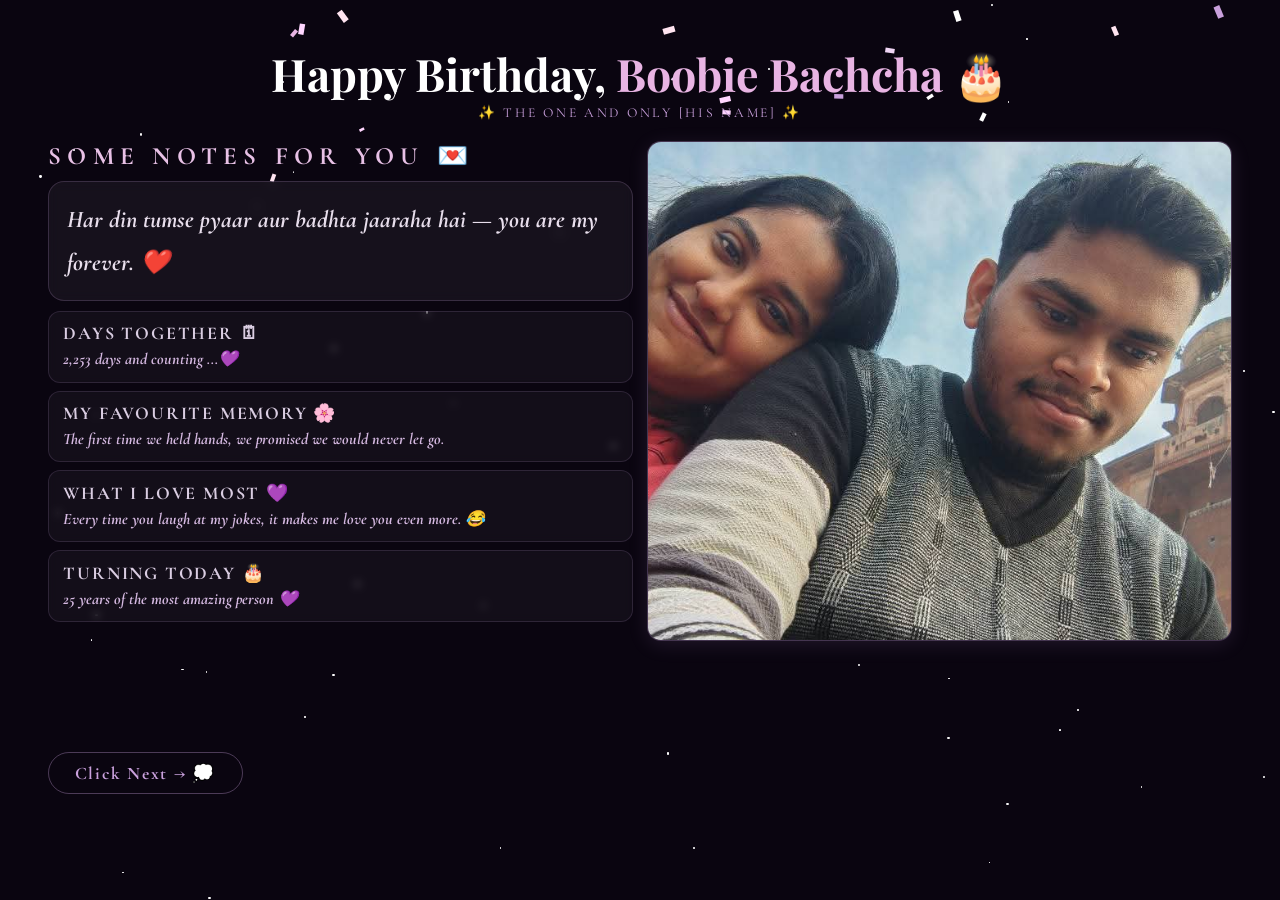
<file: index.html>
<!DOCTYPE html>
<html lang="en">

<head>
  <meta charset="UTF-8" />
  <meta name="viewport" content="width=device-width, initial-scale=1.0" />
  <title>Something special is coming... 🎂</title>
  <link rel="preconnect" href="https://fonts.googleapis.com">
  <link
    href="https://fonts.googleapis.com/css2?family=Playfair+Display:ital,wght@0,400;0,700;1,400&family=Cormorant+Garamond:ital,wght@0,300;0,400;1,300&display=swap"
    rel="stylesheet">
  <link rel="stylesheet" href="assets/style.css">
  <style>
    /* ── Aurora ── */
    .aurora {
      position: fixed;
      inset: 0;
      z-index: 0;
      pointer-events: none;
      overflow: hidden;
    }

    .aurora-blob {
      position: absolute;
      border-radius: 50%;
      filter: blur(80px);
      opacity: 0.18;
      animation: drift var(--d, 12s) ease-in-out infinite alternate;
    }

    .aurora-blob:nth-child(1) {
      width: 500px;
      height: 300px;
      background: #9b7fb6;
      top: -80px;
      left: -100px;
      --d: 14s;
    }

    .aurora-blob:nth-child(2) {
      width: 400px;
      height: 250px;
      background: #e8b4e3;
      top: 40%;
      right: -80px;
      --d: 11s;
      animation-delay: 2s;
    }

    .aurora-blob:nth-child(3) {
      width: 350px;
      height: 200px;
      background: #6a4c93;
      bottom: -60px;
      left: 30%;
      --d: 16s;
      animation-delay: 4s;
    }

    .aurora-blob:nth-child(4) {
      width: 280px;
      height: 180px;
      background: #c9a0dc;
      top: 20%;
      left: 40%;
      --d: 9s;
      animation-delay: 1s;
    }

    @keyframes drift {
      0% {
        transform: translate(0, 0) scale(1);
      }

      50% {
        transform: translate(40px, 30px) scale(1.1);
      }

      100% {
        transform: translate(-30px, 50px) scale(0.95);
      }
    }

    /* ── Moon ── */
    .moon {
      position: fixed;
      top: 28px;
      right: 36px;
      z-index: 1;
      pointer-events: none;
    }

    .moon-circle {
      width: 64px;
      height: 64px;
      border-radius: 50%;
      position: relative;
      background: radial-gradient(circle at 35% 35%, #f5e6c8, #e8c97a);
      box-shadow: 0 0 24px 8px rgba(232, 201, 122, 0.25), 0 0 60px 20px rgba(232, 201, 122, 0.1);
      animation: moonPulse 4s ease-in-out infinite;
    }

    .moon-circle::before {
      content: '';
      position: absolute;
      width: 12px;
      height: 12px;
      border-radius: 50%;
      background: rgba(0, 0, 0, 0.08);
      top: 16px;
      left: 18px;
    }

    .moon-circle::after {
      content: '';
      position: absolute;
      width: 7px;
      height: 7px;
      border-radius: 50%;
      background: rgba(0, 0, 0, 0.06);
      top: 30px;
      left: 36px;
    }

    @keyframes moonPulse {

      0%,
      100% {
        box-shadow: 0 0 24px 8px rgba(232, 201, 122, 0.25), 0 0 60px 20px rgba(232, 201, 122, 0.1);
      }

      50% {
        box-shadow: 0 0 36px 14px rgba(232, 201, 122, 0.38), 0 0 90px 30px rgba(232, 201, 122, 0.18);
      }
    }

    /* ── Shooting stars ── */
    .shooting-stars {
      position: fixed;
      inset: 0;
      z-index: 1;
      pointer-events: none;
      overflow: hidden;
    }

    .shooting-star {
      position: absolute;
      height: 1.5px;
      background: linear-gradient(90deg, rgba(255, 255, 255, 0) 0%, #fff 50%, rgba(255, 255, 255, 0) 100%);
      border-radius: 2px;
      opacity: 0;
      animation: shoot var(--dur, 2.5s) ease-in var(--delay, 0s) infinite;
      transform-origin: left center;
    }

    @keyframes shoot {
      0% {
        opacity: 0;
        transform: translateX(0) rotate(var(--angle, -20deg));
      }

      5% {
        opacity: 1;
      }

      60% {
        opacity: 0.6;
      }

      100% {
        opacity: 0;
        transform: translateX(var(--dist, 260px)) rotate(var(--angle, -20deg));
      }
    }

    /* ── Countdown ── */
    .countdown-grid {
      display: grid;
      grid-template-columns: repeat(2, 1fr);
      /* 2x2 grid looks better side by side */
      gap: 14px;
      margin-bottom: 1.2rem;
      animation: fadeUp 1s 0.4s ease both;
      width: 100%;
    }

    .unit {
      background: rgba(255, 255, 255, 0.05);
      border: 0.5px solid rgba(200, 160, 220, 0.25);
      border-radius: 14px;
      padding: 1.2rem 0.8rem;
      text-align: center;
      backdrop-filter: blur(4px);
    }

    .num {
      font-family: 'Playfair Display', serif;
      font-size: 2.4rem;
      font-weight: 700;
      color: #e8b4e3;
      line-height: 1;
    }

    .lbl {
      font-size: 9px;
      letter-spacing: 0.2em;
      color: #f9f9f9;
      text-transform: uppercase;
      margin-top: 5px;
    }

    .content-grid {
      display: grid;
      grid-template-columns: 40% 60%;
      gap: 24px;
      width: 100%;
      max-width: 1000px;
      margin-top: 1.5rem;
    }

    .left-col {
      display: flex;
      flex-direction: column;
      align-items: center;
    }

    .right-col {
      display: flex;
      flex-direction: column;
    }

    .music-section {
      margin-top: 0;
      width: 100%;
      max-width: 100%;
      padding-bottom: 3.5rem;
      animation: none;
    }

    /* mobile: stack back to single column */
    @media (max-width: 640px) {
      .content-grid {
        grid-template-columns: 1fr;
      }
    }


    .music-label {
      font-size: 1rem;
      letter-spacing: 0.15em;
      color: #ffffff;
      text-transform: uppercase;
      margin-bottom: 0.9rem;
      font-style: italic;
      text-align: center;
      font-weight: 800;
    }

    .playlist {
      display: flex;
      flex-direction: column;
      gap: 8px;
    }

    .track {
      display: flex;
      align-items: center;
      gap: 12px;
      background: rgba(255, 255, 255, 0.04);
      border: 0.5px solid rgba(200, 160, 220, 0.15);
      border-radius: 12px;
      padding: 0.75rem 1rem;
      cursor: pointer;
      transition: background 0.2s, border-color 0.2s;
    }

    .track:hover {
      background: rgba(200, 160, 220, 0.08);
      border-color: rgba(200, 160, 220, 0.3);
    }

    .track.active {
      border-color: rgba(200, 160, 220, 0.55);
      background: rgba(200, 160, 220, 0.12);
    }

    .track-btn {
      width: 36px;
      height: 36px;
      border-radius: 50%;
      background: rgba(200, 160, 220, 0.2);
      display: flex;
      align-items: center;
      justify-content: center;
      font-size: 13px;
      flex-shrink: 0;
      transition: background 0.2s, transform 0.15s;
      color: #e8b4e3;
    }

    .track:hover .track-btn {
      transform: scale(1.08);
    }

    .track.active .track-btn {
      background: #c9a0dc;
      color: #0a0510;
    }

    .track-info {
      flex: 1;
      text-align: left;
      overflow: hidden;
    }

    .track-name {
      font-size: 1rem;
      font-weight: 600;
      color: #f0d6f5;
      white-space: nowrap;
      overflow: hidden;
      text-overflow: ellipsis;
    }

    .track-artist {
      font-size: 0.72rem;
      color: #7a5f8a;
      font-style: italic;
      margin-top: 2px;
    }

    .track-progress {
      width: 100%;
      height: 2px;
      background: rgba(200, 160, 220, 0.15);
      border-radius: 2px;
      overflow: hidden;
      margin-top: 5px;
      display: none;
    }

    .track.active .track-progress {
      display: block;
    }

    .track-progress-fill {
      height: 100%;
      background: #c9a0dc;
      width: 0%;
      transition: width 0.5s linear;
      border-radius: 2px;
    }

    /* ── Sparkle name ── */
    .sparkle-name {
      position: fixed;
      bottom: 22px;
      left: 0;
      right: 0;
      text-align: center;
      z-index: 3;
      pointer-events: none;
      animation: fadeUp 1.2s 1s ease both;
    }

    .sparkle-name span {
      font-family: 'Playfair Display', serif;
      font-size: 1rem;
      font-style: italic;
      color: #e1cced;
      letter-spacing: 0.12em;
    }

    .sparkle-name em {
      color: #c9a0dc;
      font-style: normal;
      position: relative;
    }

    .sparkle-name em::before,
    .sparkle-name em::after {
      content: '✦';
      font-size: 0.6rem;
      color: #e8b4e3;
      position: absolute;
      top: -4px;
      animation: sparklePop 2s ease-in-out infinite;
    }

    .sparkle-name em::before {
      left: -14px;
      animation-delay: 0s;
    }

    .sparkle-name em::after {
      right: -14px;
      animation-delay: 1s;
    }

    .peek-wrap {
      text-align: left;
      animation: fadeUp 1s 1.1s ease both;
    }

    .peek-btn {
      background: transparent;
      border: 0.5px solid rgba(230, 216, 236, 0.4);
      color: #f5e1fe;
      font-family: 'Playfair Display', serif;
      font-style: italic;
      font-size: 1.5rem;
      padding: 0.7rem 2rem;
      border-radius: 50px;
      cursor: pointer;
      transition: background 0.2s, border-color 0.2s, transform 0.15s;
      letter-spacing: 0.05em;
    }

    .peek-btn:hover {
      background: rgba(200, 160, 220, 0.08);
      border-color: rgba(200, 160, 220, 0.6);
      transform: scale(1.04);
    }

    .ruko-msg {
      display: none;
      margin-top: 1rem;
      font-family: 'Cormorant Garamond', serif;
      font-size: 2rem;
      /* bigger */
      font-weight: 600;
      /* optional */
      font-style: italic;
      color: #e8b4e3;
      text-align: left;
      animation: fadeUp 0.5s ease both;
    }

    .arrow {
      display: inline-block;
      margin-left: 6px;
      animation: moveArrow 1s ease-in-out infinite;
    }

    @keyframes moveArrow {

      0%,
      100% {
        transform: translateX(0);
      }

      50% {
        transform: translateX(5px);
      }
    }



    @keyframes sparklePop {

      0%,
      100% {
        opacity: 0.3;
        transform: scale(0.8);
      }

      50% {
        opacity: 1;
        transform: scale(1.3);
      }
    }

    /* ── Heart burst ── */
    .burst-heart {
      position: fixed;
      pointer-events: none;
      z-index: 999;
      font-size: var(--s, 1rem);
      animation: burstFly var(--dur, 0.9s) ease-out forwards;
    }

    @keyframes burstFly {
      0% {
        opacity: 1;
        transform: translate(0, 0) scale(0.5) rotate(0deg);
      }

      100% {
        opacity: 0;
        transform: translate(var(--tx, 0px), var(--ty, -80px)) scale(1.2) rotate(var(--rot, 20deg));
      }


    }

    /* ── Stars ── */
    #stars {
      position: fixed;
      inset: 0;
      pointer-events: none;
      z-index: 0;
    }

    .star {
      position: absolute;
      background: transparent;
      animation: twinkle var(--d, 2s) ease-in-out infinite;
    }

    @keyframes twinkle {

      0%,
      100% {
        opacity: 0.2;
        transform: scale(0.8);
      }

      50% {
        opacity: 1;
        transform: scale(1.2);
      }
    }
  </style>
</head>

<body>

  <div class="aurora">
    <div class="aurora-blob"></div>
    <div class="aurora-blob"></div>
    <div class="aurora-blob"></div>
    <div class="aurora-blob"></div>
  </div>

  <div class="moon">
    <div class="moon-circle"></div>
  </div>
  <div class="shooting-stars" id="shootingStars"></div>
  <div class="stars" id="stars"></div>

  <div class="floaties">
    <span class="floaty" style="left:8%;top:20%;--d:5s">🌸</span>
    <span class="floaty" style="left:85%;top:15%;--d:7s;animation-delay:1s">✨</span>
    <span class="floaty" style="left:75%;top:70%;--d:6s;animation-delay:2s">🌸</span>
    <span class="floaty" style="left:15%;top:75%;--d:8s;animation-delay:0.5s">💫</span>
  </div>

  <main class="page-center">
    <h1 class="eyebrow" style="font-size:30px;">something special is coming !!!</h1>

    <h1 class="main-title" style="font-size:50px;">
      Your Day Is<br />
      <em>Almost Here</em> 🎂
    </h1>

    <p class="subtitle" style="font-weight:600;font-size:24px;">this surprise is just for you, my love ..</p>
    <div class="content-grid">

      <!-- LEFT: countdown + lock -->
      <div class="left-col">
        <div class="countdown-grid">
          <div class="unit">
            <div class="num" id="d">--</div>
            <div class="lbl">Days</div>
          </div>
          <div class="unit">
            <div class="num" id="h">--</div>
            <div class="lbl">Hours</div>
          </div>
          <div class="unit">
            <div class="num" id="m">--</div>
            <div class="lbl">Mins</div>
          </div>
          <div class="unit">
            <div class="num" id="s">--</div>
            <div class="lbl">Secs</div>
          </div>
        </div>



        <div class="peek-wrap" id="peekWrap">
          <button class="peek-btn" onclick="tryPeek()">
            Click Next <span class="arrow">👉</span>
          </button>
        </div>

        <div class="ruko-msg" id="rukoMsg"></div>
      </div>

      <!-- RIGHT: music player -->
      <div class="right-col">
        <div class="music-section">
          <p class="music-label">
            🎵 &nbsp;while you wait... some songs just for you
          </p>

          <div class="playlist">

            <div class="track" id="track-0" onclick="playTrack(0)">
              <div class="track-btn" id="btn-0">▶</div>
              <div class="track-info">
                <div class="track-name">I Love You</div>
                <div class="track-progress">
                  <div class="track-progress-fill" id="prog-0"></div>
                </div>
              </div>
            </div>

            <div class="track" id="track-1" onclick="playTrack(1)">
              <div class="track-btn" id="btn-1">▶</div>
              <div class="track-info">
                <div class="track-name">Colors To You</div>
                <div class="track-progress">
                  <div class="track-progress-fill" id="prog-1"></div>
                </div>
              </div>
            </div>

            <div class="track" id="track-2" onclick="playTrack(2)">
              <div class="track-btn" id="btn-2">▶</div>
              <div class="track-info">
                <div class="track-name">M Sirf Tumhara</div>
                <div class="track-progress">
                  <div class="track-progress-fill" id="prog-2"></div>
                </div>
              </div>
            </div>

            <div class="track" id="track-3" onclick="playTrack(3)">
              <div class="track-btn" id="btn-3">▶</div>
              <div class="track-info">
                <div class="track-name">Happy Birthday Golu</div>
                <div class="track-progress">
                  <div class="track-progress-fill" id="prog-3"></div>
                </div>
              </div>
            </div>

          </div>
        </div>
      </div>

    </div><!-- end content-grid -->

  </main>

  <div class="sparkle-name">
    <span>Made with 💜 for <em>My Bachcha</em></span>
  </div>

  <script>
    // ── Countdown ──
    // ── Countdown ──
    const BIRTHDAY = new Date(2026, 5, 13, 0, 0, 0); // 15 June 2026
    const DAYS_BEFORE_UNLOCK = 15; // button won't work until 15 days before

    function tick() {
      const now = new Date();
      const diff = BIRTHDAY - now;

      if (diff <= 0) {
        window.location.href = 'reveal.html';
        return;
      }

      document.getElementById('d').textContent = String(Math.floor(diff / 86400000)).padStart(2, '0');
      document.getElementById('h').textContent = String(Math.floor((diff % 86400000) / 3600000)).padStart(2, '0');
      document.getElementById('m').textContent = String(Math.floor((diff % 3600000) / 60000)).padStart(2, '0');
      document.getElementById('s').textContent = String(Math.floor((diff % 60000) / 1000)).padStart(2, '0');
    }
    tick(); setInterval(tick, 1000);

    function tryPeek() {
      const diff = BIRTHDAY - new Date();
      const rukoEl = document.getElementById('rukoMsg');

      if (diff > 0) {
        // Birthday not arrived yet — show ruko message
        const d = Math.floor(diff / 86400000);
        const h = Math.floor((diff % 86400000) / 3600000);
        const m = Math.floor((diff % 3600000) / 60000);

        let timeLeft = '';
        if (d > 0) timeLeft = `${d} din`;
        else if (h > 0) timeLeft = `${h} ghante`;
        else timeLeft = `${m} minute`;

        rukoEl.style.display = 'block';
        rukoEl.textContent = `Ruko zara, sabar karo... 🙏 abhi bhi ${timeLeft} baaki hain 💜`;
        setTimeout(() => { rukoEl.style.display = 'none'; }, 5000);
      } else {
        // Countdown done — go to reveal!
        window.location.href = 'reveal.html';
      }
    }



    const starsEl = document.getElementById('stars');
    const starEmojis = ['✦', '✧', '⭐', '✨', '★'];
    for (let i = 0; i < 80; i++) {
      const s = document.createElement('div');
      s.className = 'star';
      s.textContent = starEmojis[Math.floor(Math.random() * starEmojis.length)];
      s.style.cssText = `left:${Math.random() * 100}%;top:${Math.random() * 100}%;font-size:${Math.random() * 14 + 6}px;--d:${Math.random() * 3 + 1.5}s;animation-delay:${Math.random() * 3}s`;
      starsEl.appendChild(s);
    }

    // ── Shooting stars ──
    const ssc = document.getElementById('shootingStars');
    [{ top: 8, left: 10, len: 180, dur: 3.2, delay: 1, angle: -18 }, { top: 18, left: 55, len: 140, dur: 2.8, delay: 4, angle: -22 },
    { top: 5, left: 30, len: 220, dur: 3.8, delay: 7, angle: -15 }, { top: 25, left: 70, len: 160, dur: 2.5, delay: 10, angle: -20 },
    { top: 12, left: 80, len: 130, dur: 3.0, delay: 2.5, angle: -25 }, { top: 35, left: 20, len: 190, dur: 4.0, delay: 13, angle: -17 },
    { top: 8, left: 45, len: 150, dur: 2.6, delay: 16, angle: -21 }].forEach(d => {
      const el = document.createElement('div'); el.className = 'shooting-star';
      el.style.cssText = `top:${d.top}%;left:${d.left}%;width:${d.len}px;--dur:${d.dur}s;--delay:${d.delay}s;--angle:${d.angle}deg;--dist:${d.len + 60}px`;
      ssc.appendChild(el);
    });

    // ── Heart burst ──
    const heartEmojis = ['💜', '🌸', '💕', '✨', '💫', '🌷', '❤️', '🩷'];
    document.addEventListener('click', (e) => {
      for (let i = 0; i < 8; i++) {
        const h = document.createElement('div'); h.className = 'burst-heart';
        h.textContent = heartEmojis[Math.floor(Math.random() * heartEmojis.length)];
        const angle = (Math.PI * 2 / 8) * i + (Math.random() - 0.5) * 0.5;
        const dist = 60 + Math.random() * 60;
        const dur = 0.7 + Math.random() * 0.5;
        h.style.cssText = `left:${e.clientX}px;top:${e.clientY}px;--tx:${Math.cos(angle) * dist}px;--ty:${Math.sin(angle) * dist - 40}px;--s:${0.8 + Math.random() * 0.8}rem;--dur:${dur}s;--rot:${(Math.random() - 0.5) * 60}deg`;
        document.body.appendChild(h);
        setTimeout(() => h.remove(), dur * 1000 + 100);
      }
    });

    // ── Playlist ──
    // ✏️ EDIT: put your mp3 filenames in assets/ folder and update here
    const tracks = [
      'assets/oursong.mp3',  // song 1 — already done!
      'assets/song2.mp3',    // ✏️ rename your mp3 to song2.mp3
      'assets/song3.mp3',    // ✏️ rename your mp3 to song3.mp3
      'assets/song4.mp3',    // ✏️ rename your mp3 to song4.mp3
    ];

    let currentTrack = -1;
    let player = null;
    let progressInterval = null;

    function resetAll() {
      document.querySelectorAll('.track').forEach((t, i) => {
        t.classList.remove('active');
        document.getElementById('btn-' + i).textContent = '▶';
        document.getElementById('prog-' + i).style.width = '0%';
      });
      if (progressInterval) { clearInterval(progressInterval); progressInterval = null; }
    }

    function playTrack(index) {
      if (player) { player.pause(); player = null; }
      resetAll();

      // Clicking same track again = stop
      if (currentTrack === index) { currentTrack = -1; return; }

      currentTrack = index;
      player = new Audio(tracks[index]);
      player.volume = 0.7;
      player.play().catch(() => { });
      sessionStorage.setItem('musicPlaying', 'true');

      document.getElementById('track-' + index).classList.add('active');
      document.getElementById('btn-' + index).textContent = '⏸';

      // Live progress bar
      progressInterval = setInterval(() => {
        if (player && player.duration) {
          document.getElementById('prog-' + index).style.width = (player.currentTime / player.duration * 100) + '%';
        }
      }, 500);

      player.addEventListener('ended', () => {
        resetAll(); currentTrack = -1;
      });
    }
  </script>
</body>

</html>
</file>
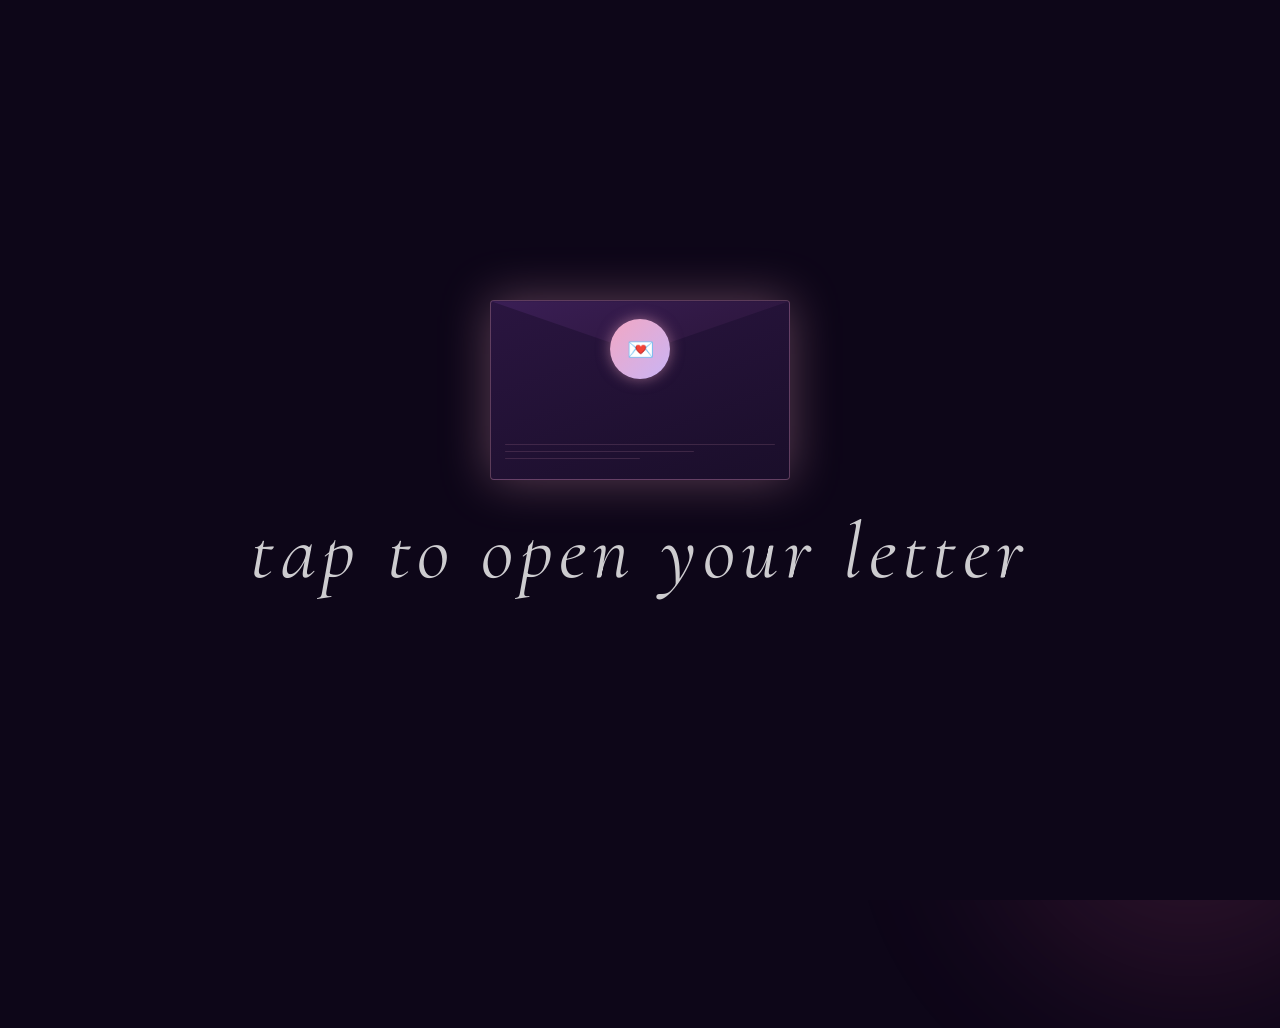
<file: letter.html>
<!DOCTYPE html>
<html lang="en">

<head>
  <meta charset="UTF-8" />
  <meta name="viewport" content="width=device-width, initial-scale=1.0" />
  <title>A letter for you 💌</title>
  <link rel="preconnect" href="https://fonts.googleapis.com">
  <link
    href="https://fonts.googleapis.com/css2?family=EB+Garamond:ital,wght@0,400;0,500;1,400;1,500&family=Cormorant+Garamond:ital,wght@0,300;0,400;0,600;1,300;1,400;1,600&family=DM+Serif+Display:ital@0;1&family=Jost:wght@300;400;500&display=swap"
    rel="stylesheet">
  <link rel="stylesheet" href="theme.css">
  <style>
    *,
    *::before,
    *::after {
      box-sizing: border-box;
      margin: 0;
      padding: 0;
    }

    :root {
      --rose: #f2a7c3;
      --rose-d: #d4678e;
      --lav: #c9b4f5;
      --lav-d: #8b6bd4;
      --gold: #f5d98b;
      --cream: #fdf6f0;
      --ink: #1a0e2a;
    }

    html,
    body {
      min-height: 100%;
      width: 100%;
      overflow-x: hidden;
    }

    body {
      background: #0d0618;
      font-family: 'Jost', sans-serif;
      color: var(--cream);
      display: flex;
      flex-direction: column;
      align-items: center;
      min-height: 100vh;
      position: relative;
    }

    /* blobs */
    .blob {
      position: fixed;
      border-radius: 50%;
      filter: blur(90px);
      opacity: 0.15;
      pointer-events: none;
      animation: drift 14s ease-in-out infinite alternate;
    }

    .blob-1 {
      width: 500px;
      height: 500px;
      background: #9b4fd6;
      top: -120px;
      left: -140px;
    }

    .blob-2 {
      width: 380px;
      height: 380px;
      background: #e85d9a;
      bottom: -80px;
      right: -100px;
      animation-delay: 4s;
    }

    .blob-3 {
      width: 280px;
      height: 280px;
      background: #4ea8e8;
      top: 35%;
      left: 55%;
      animation-delay: 8s;
    }

    @keyframes drift {
      from {
        transform: translate(0, 0) scale(1);
      }

      to {
        transform: translate(28px, 18px) scale(1.07);
      }
    }

    /* stars */
    #stars {
      position: fixed;
      inset: 0;
      pointer-events: none;
      z-index: 0;
    }

    .star {
      position: absolute;
      border-radius: 50%;
      background: #fff;
      animation: twinkle var(--d) ease-in-out infinite alternate;
    }

    @keyframes twinkle {
      from {
        opacity: 0.1;
        transform: scale(0.8);
      }

      to {
        opacity: 0.85;
        transform: scale(1.2);
      }
    }

    /* petals */
    .petal {
      position: fixed;
      width: 9px;
      height: 13px;
      border-radius: 60% 40% 60% 40%;
      opacity: 0;
      animation: fall linear infinite;
      pointer-events: none;
      z-index: 0;
    }

    @keyframes fall {
      0% {
        transform: translateY(-40px) rotate(0deg);
        opacity: 0;
      }

      10% {
        opacity: 0.65;
      }

      90% {
        opacity: 0.4;
      }

      100% {
        transform: translateY(105vh) rotate(380deg);
        opacity: 0;
      }
    }

    /* envelope intro */
    #envelope-screen {
      position: fixed;
      inset: 0;
      z-index: 100;
      display: flex;
      flex-direction: column;
      align-items: center;
      justify-content: center;
      background: #0d0618;
      cursor: pointer;
      transition: opacity 0.8s ease;
    }

    .env-hint {
      font-family: 'Cormorant Garamond', serif;
      font-size: 5rem;
      font-style: italic;
      color: rgba(255, 255, 255, 0.796);
      margin-top: 1.4rem;
      letter-spacing: 0.08em;
      animation: pulse 2s ease-in-out infinite;
    }

    @keyframes pulse {

      0%,
      100% {
        opacity: 0.4;
      }

      50% {
        opacity: 0.9;
      }
    }

    .envelope {
      width: 300px;
      height: 180px;
      position: relative;
      animation: float 3s ease-in-out infinite;
      filter: drop-shadow(0 0 24px rgba(242, 167, 195, 0.35));
    }

    @keyframes float {

      0%,
      100% {
        transform: translateY(0);
      }

      50% {
        transform: translateY(-10px);
      }
    }

    .env-body {
      width: 100%;
      height: 100%;
      background: linear-gradient(160deg, #2a1540 0%, #1a0e2a 100%);
      border: 1px solid rgba(242, 167, 195, 0.3);
      border-radius: 4px;
      position: relative;
      overflow: visible;
    }

    .env-flap {
      position: absolute;
      top: 0;
      left: 0;
      right: 0;
      height: 99px;
      clip-path: polygon(0 0, 50% 52%, 100% 0);
      background: linear-gradient(160deg, #3a1e55 0%, #251230 100%);
      border-bottom: none;
      transform-origin: top center;
      transition: transform 0.5s ease;
    }

    .envelope:hover .env-flap {
      transform: rotateX(-160deg);
    }

    .env-seal {
      position: absolute;
      top: 18px;
      left: 50%;
      transform: translateX(-50%);
      width: 60px;
      height: 60px;
      border-radius: 50%;
      background: linear-gradient(135deg, var(--rose), var(--lav));
      display: flex;
      align-items: center;
      justify-content: center;
      font-size: 22px;
      box-shadow: 0 0 14px rgba(242, 167, 195, 0.5);
      z-index: 2;
    }

    .env-lines {
      position: absolute;
      bottom: 14px;
      left: 14px;
      right: 14px;
    }

    .env-line {
      height: 1px;
      background: rgba(242, 167, 195, 0.15);
      margin-bottom: 6px;
      border-radius: 1px;
    }

    .env-line:nth-child(2) {
      width: 70%;
    }

    .env-line:nth-child(3) {
      width: 50%;
    }

    /* letter container */
    #letter-wrap {
      position: relative;
      z-index: 10;
      width: 100%;
      max-width: 680px;
      padding: 2rem 1.5rem 2rem;
      opacity: 0;
      transform: translateY(40px);
      transition: opacity 0.9s ease, transform 0.9s ease;
    }

    #letter-wrap.revealed {
      opacity: 1;
      transform: translateY(0);
    }

    /* header */
    .letter-eyebrow {
      font-size: 0.7rem;
      letter-spacing: 0.3em;
      text-transform: uppercase;
      color: var(--lav);
      text-align: center;
      margin-bottom: 0.6rem;
      font-weight: 500;
    }

    .letter-to {
      font-family: 'DM Serif Display', serif;
      font-style: italic;
      font-size: clamp(2.2rem, 6vw, 3.4rem);
      text-align: center;
      line-height: 1.1;
      margin-bottom: 0.4rem;
    }

    .letter-to .hl {
      color: var(--rose);
    }

    .divider {
      display: flex;
      align-items: center;
      gap: 12px;
      justify-content: center;
      margin: 1.6rem 0 1rem;
    }

    .divider::before,
    .divider::after {
      content: '';
      flex: 1;
      max-width: 120px;
      height: 0.5px;
      background: linear-gradient(to right, transparent, rgba(242, 167, 195, 0.4), transparent);
    }

    .divider-icon {
      color: var(--rose);
      font-size: 0.8rem;
    }

    /* paper card */
    .paper {
      background: linear-gradient(160deg, rgba(255, 255, 255, 0.04) 0%, rgba(255, 255, 255, 0.01) 100%);
      border: 0.5px solid rgba(242, 167, 195, 0.18);
      border-radius: 16px;
      padding: 2.8rem 2.4rem;
      position: relative;
      backdrop-filter: blur(4px);
    }

    .paper::before {
      content: '';
      position: absolute;
      top: -1px;
      left: 30px;
      right: 30px;
      height: 1px;
      background: linear-gradient(to right, transparent, rgba(242, 167, 195, 0.5), transparent);
    }

    /* opening line */
    .letter-opening {
      font-family: 'font-family: monospace', serif;
      font-size: 2rem;
      font-style: italic;
      font-weight: 600;
      color: var(--rose);
      margin-bottom: 1.6rem;
      line-height: 1.4;
    }

    /* body text */
    .letter-body {
      font-family: 'EB Garamond';
      font-size: 1.6rem;
      font-weight: 400;
      line-height: 1.9;
      color: rgba(240, 253, 250, 0.982);
    }

    .letter-body p {
      margin-bottom: 1.3rem;
    }

    .letter-body p:last-child {
      margin-bottom: 0;
    }

    .letter-body .accent {
      color: var(--rose);
      font-style: italic;
    }

    .letter-body .gold {
      color: var(--gold);
      font-style: italic;
    }

    /* signature */
    .letter-sign {
      margin-top: 2.4rem;
      text-align: right;
      font-family: 'DM Serif Display', serif;
      font-style: italic;
      font-size: 1.5rem;
      color: var(--rose);
    }

    .letter-sign span {
      display: block;
      font-family: 'Cormorant Garamond', serif;
      font-size: 1rem;
      font-style: normal;
      color: rgba(201, 224, 222, 0.923);
      letter-spacing: 0.12em;
      margin-bottom: 0.3rem;
    }

    /* corner ornament */
    .corner {
      position: absolute;
      color: rgba(242, 167, 195, 0.2);
      font-size: 1.1rem;
      line-height: 1;
    }

    .corner.tl {
      top: 14px;
      left: 16px;
    }

    .corner.tr {
      top: 14px;
      right: 16px;
    }

    .corner.bl {
      bottom: 14px;
      left: 16px;
    }

    .corner.br {
      bottom: 14px;
      right: 16px;
    }

    /* CTA */
    .cta-wrap {
      text-align: center;
      margin-top: 3rem;
      animation: fadeUp 0.7s 1.2s ease both;
      opacity: 0;
    }

    #letter-wrap.revealed .cta-wrap {
      animation: fadeUp 0.7s 0.8s ease both;
    }

    @keyframes fadeUp {
      from {
        opacity: 0;
        transform: translateY(20px);
      }

      to {
        opacity: 1;
        transform: translateY(0);
      }
    }

    .cta-label {
      font-size: 2rem;
      color: rgb(243, 240, 240);
      margin-bottom: 1.2rem;
    }

    .cta-btn {
      display: inline-block;
      background: linear-gradient(135deg, var(--rose), var(--lav));
      color: var(--ink);
      font-family: 'DM Serif Display', serif;
      font-style: italic;
      font-size: 1rem;
      padding: 0.9rem 2.8rem;
      border-radius: 50px;
      border: none;
      cursor: pointer;
      text-decoration: none;
      box-shadow: 0 0 32px rgba(242, 167, 195, 0.3), 0 4px 20px rgba(0, 0, 0, 0.3);
      transition: transform 0.15s, box-shadow 0.2s;
    }

    .cta-btn:hover {
      transform: scale(1.06);
      box-shadow: 0 0 50px rgba(242, 167, 195, 0.5), 0 6px 28px rgba(0, 0, 0, 0.4);
    }

    .cta-btn:active {
      transform: scale(0.97);
    }

    /* scroll hint */
    .scroll-hint {
      position: fixed;
      bottom: 24px;
      left: 50%;
      transform: translateX(-50%);
      font-size: 0.7rem;
      letter-spacing: 0.2em;
      text-transform: uppercase;
      color: rgba(255, 255, 255, 0.25);
      animation: fadeScroll 3s 2s ease both;
      pointer-events: none;
      z-index: 20;
    }

    @keyframes fadeScroll {

      0%,
      80% {
        opacity: 1;
      }

      100% {
        opacity: 0;
      }
    }

    .cta-row {
      display: flex;
      align-items: center;
      justify-content: space-between;
      gap: 20px;
      background: rgba(255, 255, 255, 0.03);
      border: 0.5px solid rgba(242, 167, 195, 0.15);
      border-radius: 16px;
      padding: 1.2rem 1.6rem;
      backdrop-filter: blur(4px);
      flex-wrap: wrap;
    }

    .cta-label {
      color: rgba(243, 240, 240, 0.85);
      margin-bottom: 0;
      flex: 1;
      min-width: 200px;
      font-family: 'Cormorant Garamond', serif;
      font-style: italic;
      line-height: 1.6;
    }
  </style>
</head>

<body>
  <div class="blob blob-1"></div>
  <div class="blob blob-2"></div>
  <div class="blob blob-3"></div>
  <div id="stars"></div>
  <div id="petals"></div>

  <!-- Envelope click screen -->
  <div id="envelope-screen" onclick="openLetter()">
    <div class="envelope">
      <div class="env-body">
        <div class="env-flap"></div>
        <div class="env-seal">💌</div>
        <div class="env-lines">
          <div class="env-line"></div>
          <div class="env-line"></div>
          <div class="env-line"></div>
        </div>
      </div>
    </div>
    <p class="env-hint">tap to open your letter</p>
  </div>

  <!-- Letter content -->
  <div id="letter-wrap">
    <div class="divider"><span class="divider-icon">✦</span></div>

    <div class="paper">
      <span class="corner tl">✦</span>
      <span class="corner tr">✦</span>
      <span class="corner bl">✦</span>
      <span class="corner br">✦</span>

      <p class="letter-opening">Sona, puchi, golu, bubu, pagla ....</p>

      <div class="letter-body">
        <!-- ✏️ REPLACE THIS with your actual message -->
        <p>First e etto hami tomake bubbu. 25 years complete hoigelo golur. pochur valobasa bachcha k. valo kora
          porasuna koro. taratari sob echcha jeno purno hoy sona bachchar💜</p>
        <p>onek boro hao bachcha r amra dujone tomar 100 yrs o erom kore celebrate korbo. golu pagla amar bubbi </p>
      </div>

      <div class="letter-sign">
        <span>always &amp; forever,</span>
        Your Pagli 💜
      </div>
    </div>

    <div class="cta-wrap">
      <div class="cta-row">
        <p class="cta-label">Etto sundor Surprise Dilam ebar amar jonne sundor sundor comment koro. Heeeeeeeeeeeee 😄
        </p>
        <a class="cta-btn" href="diary.html">Leave me a note →</a>
      </div>
    </div>
  </div>
  </div>

  <div class="scroll-hint">scroll to read ↓</div>

  <script>
    // Stars
    const starsEl = document.getElementById('stars');
    for (let i = 0; i < 75; i++) {
      const s = document.createElement('div');
      s.className = 'star';
      const sz = Math.random() * 2 + 0.5;
      s.style.cssText = `left:${Math.random() * 100}%;top:${Math.random() * 100}%;width:${sz}px;height:${sz}px;--d:${(Math.random() * 3 + 1.5).toFixed(1)}s;animation-delay:${(Math.random() * 4).toFixed(1)}s`;
      starsEl.appendChild(s);
    }
    // Petals
    const colors = ['#f2a7c3', '#c9b4f5', '#f5d98b', '#f7c0d8', '#e4b4f7'];
    const petalsEl = document.getElementById('petals');
    for (let i = 0; i < 16; i++) {
      const p = document.createElement('div');
      p.className = 'petal';
      p.style.cssText = `left:${Math.random() * 100}%;background:${colors[i % colors.length]};animation-duration:${(Math.random() * 8 + 7).toFixed(1)}s;animation-delay:${(Math.random() * 10).toFixed(1)}s`;
      petalsEl.appendChild(p);
    }

    function openLetter() {
      const screen = document.getElementById('envelope-screen');
      screen.style.opacity = '0';
      screen.style.pointerEvents = 'none';
      setTimeout(() => {
        screen.style.display = 'none';
        document.getElementById('letter-wrap').classList.add('revealed');
      }, 800);
    }
  </script>
  <script src="theme.js"></script>
</body>

</html>
</file>
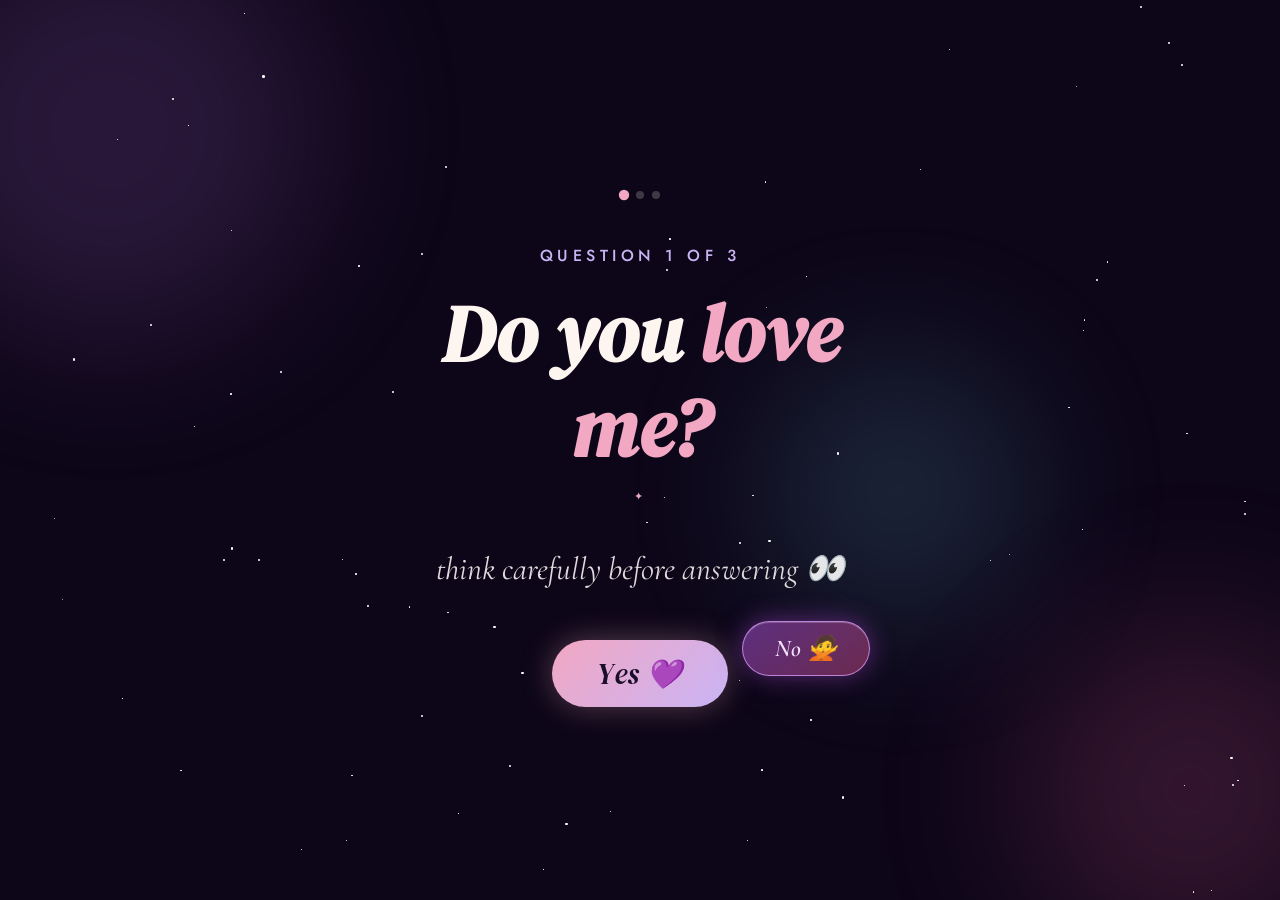
<file: questions.html>
<!DOCTYPE html>
<html lang="en">
<head>
  <meta charset="UTF-8"/>
  <meta name="viewport" content="width=device-width, initial-scale=1.0"/>
  <title>A question for you... 💜</title>
  <link rel="preconnect" href="https://fonts.googleapis.com">
  <link href="https://fonts.googleapis.com/css2?family=Cormorant+Garamond:ital,wght@0,300;0,400;0,600;1,300;1,400;1,600&family=DM+Serif+Display:ital@0;1&family=Jost:wght@300;400;500&display=swap" rel="stylesheet">
  <link rel="stylesheet" href="theme.css">
  <style>
    *, *::before, *::after { box-sizing: border-box; margin: 0; padding: 0; }

    :root {
      --rose:    #f2a7c3;
      --rose-d:  #d4678e;
      --lavender:#c9b4f5;
      --lav-d:   #8b6bd4;
      --gold:    #f5d98b;
      --cream:   #fdf6f0;
      --ink:     #1a0e2a;
    }

    html, body { min-height: 100%; width: 100%; overflow-x: hidden; }

    body {
      background: #0d0618;
      font-family: 'Jost', sans-serif;
      color: var(--cream);
      display: flex;
      align-items: center;
      justify-content: center;
      min-height: 100vh;
      position: relative;
    }

    /* BLOBS */
    .blob { position: fixed; border-radius: 50%; filter: blur(80px); opacity: 0.18; pointer-events: none; animation: drift 12s ease-in-out infinite alternate; }
    .blob-1 { width: 420px; height: 420px; background: #b06cd6; top: -80px; left: -100px; }
    .blob-2 { width: 340px; height: 340px; background: #e85d9a; bottom: -60px; right: -80px; animation-delay: 3s; }
    .blob-3 { width: 260px; height: 260px; background: #6bc8e8; top: 40%; left: 60%; animation-delay: 6s; }
    @keyframes drift { from { transform: translate(0,0) scale(1); } to { transform: translate(30px,20px) scale(1.08); } }

    /* STARS */
    #stars { position: fixed; inset: 0; pointer-events: none; z-index: 0; }
    .star { position: absolute; border-radius: 50%; background: #fff; animation: twinkle var(--d) ease-in-out infinite alternate; }
    @keyframes twinkle { from { opacity: 0.1; transform: scale(0.8); } to { opacity: 0.9; transform: scale(1.2); } }

    /* PETALS */
    .petal { position: fixed; width: 10px; height: 14px; border-radius: 60% 40% 60% 40%; opacity: 0; animation: fall linear infinite; pointer-events: none; z-index: 0; }
    @keyframes fall {
      0%   { transform: translateY(-40px) rotate(0deg); opacity: 0; }
      10%  { opacity: 0.7; } 90%  { opacity: 0.5; }
      100% { transform: translateY(105vh) rotate(400deg); opacity: 0; }
    }

    /* LAYOUT */
    main { position: relative; z-index: 10; text-align: center; padding: 2.5rem 1.5rem; max-width: 530px; width: 100%; }

    /* PROGRESS */
    .progress-wrap { display: flex; align-items: center; justify-content: center; gap: 8px; margin-bottom: 2.8rem; animation: fadeUp 0.7s ease both; }
    .dot { width: 8px; height: 8px; border-radius: 50%; background: rgba(255,255,255,0.2); transition: background 0.4s, transform 0.3s; }
    .dot.active { background: var(--rose); transform: scale(1.3); }
    .dot.done   { background: var(--lavender); }

    /* QUESTION */
    .q-number { font-size: 1rem; font-weight: 500; letter-spacing: 0.28em; text-transform: uppercase; color: var(--lavender); margin-bottom: 1.2rem; animation: fadeUp 0.7s 0.05s ease both; }
    .q-title  { font-family: 'DM Serif Display', serif;font-size: clamp(3rem, 10vw, 5rem); line-height: 1.18; font-style: italic; margin-bottom: 0.8rem; animation: fadeUp 0.7s 0.12s ease both; }
    .q-title .hl { color: var(--rose); }
    .q-sub    { font-family: 'Cormorant Garamond', serif; font-size: 2rem; font-style: italic; color: rgba(244, 237, 237, 0.916); margin-bottom: 3.2rem; animation: fadeUp 0.7s 0.2s ease both; }

    /* ORNAMENT */
    .ornament { display: flex; align-items: center; gap: 10px; justify-content: center; margin-bottom: 2.8rem; animation: fadeUp 0.7s 0.16s ease both; }
    .ornament::before, .ornament::after { content: ''; flex: 1; height: 0.5px; background: linear-gradient(to right, transparent, rgba(242,167,195,0.4), transparent); }
    .ornament span { color: var(--rose); font-size: 0.7rem; letter-spacing: 0.2em; }

    /* BTN ZONE — only yes button here now */
    .btn-zone { width: 100%; min-height: 70px; display: flex; align-items: center; justify-content: center; animation: fadeUp 0.7s 0.28s ease both; }

    /* YES BUTTON */
    .yes-btn {
      position: relative;
      z-index: 10; /* lower than no-btn */
      background: linear-gradient(135deg, var(--rose) 0%, var(--lavender) 100%);
      color: var(--ink); border: none;
      font-family: 'DM Serif Display', serif; font-size: 1.8rem; font-style: italic;
      padding: 0.85rem 2.8rem; border-radius: 50px; cursor: pointer;
      letter-spacing: 0.02em;
      transition: transform 0.15s, box-shadow 0.2s;
      box-shadow: 0 0 30px rgba(242,167,195,0.35), 0 4px 20px rgba(0,0,0,0.3);
    }
    .yes-btn::after { content: ''; position: absolute; inset: -2px; border-radius: 52px; background: linear-gradient(135deg, var(--rose), var(--lavender)); z-index: -1; opacity: 0; transition: opacity 0.3s; filter: blur(8px); }
    .yes-btn:hover { transform: scale(1.07); box-shadow: 0 0 50px rgba(242,167,195,0.55), 0 6px 28px rgba(0,0,0,0.4); }
    .yes-btn:hover::after { opacity: 0.6; }
    .yes-btn:active { transform: scale(0.97); }

    /* NO BUTTON — fixed to body, ALWAYS on top of everything */
    #no-btn {
      position: fixed;
      z-index: 99999; /* always above everything */
      background: linear-gradient(135deg, rgba(160, 80, 210, 0.55) 0%, rgba(220, 80, 140, 0.45) 100%);
      color: #f5e0ff;
      border: 1.5px solid rgba(220, 160, 255, 0.75);
      font-family: 'Cormorant Garamond', serif;
      font-size: 1.5rem;
      font-style: italic;
      font-weight: 600;
      padding: 0.75rem 2rem;
      border-radius: 50px;
      cursor: pointer;
      white-space: nowrap;
      backdrop-filter: blur(10px);
      box-shadow: 0 0 24px rgba(180, 80, 230, 0.5), 0 4px 18px rgba(0,0,0,0.5), inset 0 1px 0 rgba(255,255,255,0.2);
      /* smooth movement */
      transition: top 0.38s cubic-bezier(.34,1.56,.64,1), left 0.38s cubic-bezier(.34,1.56,.64,1), opacity 0.3s, box-shadow 0.3s;
      /* JS will position it beside Yes button on load */
      top: 50vh;
      left: 60vw;
    }
    #no-btn:hover {
      color: #fff;
      background: linear-gradient(135deg, rgba(160, 80, 210, 0.75) 0%, rgba(220, 80, 140, 0.65) 100%);
      border-color: rgba(240, 190, 255, 0.95);
      box-shadow: 0 0 38px rgba(180, 80, 230, 0.7), 0 4px 22px rgba(0,0,0,0.5), inset 0 1px 0 rgba(255,255,255,0.25);
    }

    /* RESULT */
    .result-card { display: none; flex-direction: column; align-items: center; gap: 0.7rem; animation: popIn 0.6s cubic-bezier(.34,1.56,.64,1) both; }
    @keyframes popIn { from { opacity: 0; transform: scale(0.4) rotate(-6deg); } to { opacity: 1; transform: scale(1) rotate(0deg); } }

    .result-ring { width: 100px; height: 100px; border-radius: 50%; background: linear-gradient(135deg, rgba(242,167,195,0.2), rgba(201,180,245,0.2)); border: 1px solid rgba(242,167,195,0.3); display: flex; align-items: center; justify-content: center; font-size: 2.6rem; margin-bottom: 0.5rem; position: relative; }
    .result-ring::before { content: ''; position: absolute; inset: -6px; border-radius: 50%; border: 0.5px solid rgba(242,167,195,0.2); }
    .result-title { font-family: 'DM Serif Display', serif; font-style: italic; font-size: 4.5rem; color: var(--rose); line-height: 1.1; }
    .result-sub   { font-family: 'Cormorant Garamond', serif; font-size: 3rem; color: rgba(255, 255, 255, 0.889); font-style: italic; }

    .next-btn { margin-top: 1.6rem; background: transparent; border: 0.5px solid rgba(242,167,195,0.5); color: var(--rose); font-family: 'Jost', sans-serif; font-size: 0.88rem; font-weight: 500; letter-spacing: 0.12em; text-transform: uppercase; padding: 0.75rem 2.2rem; border-radius: 50px; cursor: pointer; transition: background 0.2s, transform 0.15s; }
    .next-btn:hover { background: rgba(242,167,195,0.1); transform: scale(1.04); }

    @keyframes fadeUp { from { opacity: 0; transform: translateY(22px); } to { opacity: 1; transform: translateY(0); } }

    /* CONFETTI */
    .confetti-piece { position: fixed; width: 8px; height: 8px; border-radius: 2px; pointer-events: none; z-index: 9998; animation: confettiFall 1.4s ease-out forwards; }
    @keyframes confettiFall { 0% { opacity: 1; transform: translateY(0) rotate(0deg) scale(1); } 100% { opacity: 0; transform: translateY(300px) rotate(720deg) scale(0.3); } }
  </style>
</head>
<body>

  <div class="blob blob-1"></div>
  <div class="blob blob-2"></div>
  <div class="blob blob-3"></div>
  <div id="stars"></div>
  <div id="petals"></div>

  <main>
    <div class="progress-wrap" id="progress"></div>

    <div id="q-area">
      <p class="q-number" id="qnum">Question 1 of 3</p>
      <h1 class="q-title"  id="qtxt"></h1>
      <div class="ornament"><span>✦</span></div>
      <p class="q-sub"     id="qsub"></p>
      <div class="btn-zone" id="btn-zone">
        <button class="yes-btn" onclick="answerYes()">Yes 💜</button>
      </div>
    </div>

    <div class="result-card" id="result">
      <div class="result-ring" id="r-emoji">💜</div>
      <div class="result-title" id="r-text">Yaaaaaa!! I knew it!</div>
      <div class="result-sub"   id="r-sub">The correct answer 🥰</div>
      <button class="next-btn"  id="next-btn" onclick="nextQuestion()">Next →</button>
    </div>
  </main>

  <!-- No button is a direct child of body so fixed pos always works perfectly -->
  <button id="no-btn" onmouseenter="runAway()" ontouchstart="runAway()">No 🙅</button>

  <script>
    const questions = [
      { q: 'Do you <span class="hl">love me?</span>',                   sub: 'think carefully before answering 👀', emoji: '💜', winText: 'Yaaaaaa!! I knew it!',      winSub: 'I love you 😘 toooooooooooooooooooooooooo bubu... onek valobasi tomake. golu ta amr 💜 🥰' },
      { q: 'Ami e tomar ekmatro pagli Bou to?', sub: 'Haa ki naa ans dao 😇',   emoji: '🌸', winText: 'Eito amar guduuuu bachchaa', winSub: 'ummmmmmaaaahhhhhh!!!!😘💋💋💋' },
      { q: 'Will you <span class="hl">marry me babe? 🫣</span>',            sub: "(hint: yesss!!!! yessss!!!!)",               emoji: '✨', winText: 'Yeeeeeeee!!!!!           duduuuuuuu!!!',     winSub: 'Happy birthday my love 💋💋💋🎂. Many many happy returns of the day bubbu', isLast: true },
    ];

    let qi = 0, noCount = 0;

    // ── Stars
    const starsEl = document.getElementById('stars');
    for (let i = 0; i < 80; i++) {
      const s = document.createElement('div'); s.className = 'star';
      const sz = Math.random()*2.2+0.5;
      s.style.cssText = `left:${Math.random()*100}%;top:${Math.random()*100}%;width:${sz}px;height:${sz}px;--d:${(Math.random()*3+1.5).toFixed(1)}s;animation-delay:${(Math.random()*4).toFixed(1)}s`;
      starsEl.appendChild(s);
    }

    // ── Petals
    const pColors = ['#f2a7c3','#c9b4f5','#f5d98b','#f7c0d8','#e4b4f7'];
    const petalsEl = document.getElementById('petals');
    for (let i = 0; i < 18; i++) {
      const p = document.createElement('div'); p.className = 'petal';
      p.style.cssText = `left:${Math.random()*100}%;background:${pColors[i%5]};animation-duration:${(Math.random()*8+7).toFixed(1)}s;animation-delay:${(Math.random()*10).toFixed(1)}s`;
      petalsEl.appendChild(p);
    }

    // ── Progress
    function renderProgress() {
      const wrap = document.getElementById('progress');
      wrap.innerHTML = '';
      questions.forEach((_,i) => {
        const d = document.createElement('div');
        d.className = 'dot' + (i < qi ? ' done' : i === qi ? ' active' : '');
        wrap.appendChild(d);
      });
    }

    // ── Load question
    function loadQuestion(index, animate) {
      const q = questions[index];
      document.getElementById('qnum').textContent = `Question ${index+1} of ${questions.length}`;
      document.getElementById('qtxt').innerHTML   = q.q;
      document.getElementById('qsub').textContent = q.sub;
      if (animate) {
        ['qnum','qtxt','qsub','btn-zone'].forEach((id,i) => {
          const el = document.getElementById(id);
          el.style.animation = 'none'; el.offsetHeight;
          el.style.animation = `fadeUp 0.55s ${i*0.08}s ease both`;
        });
      }
      resetNoBtn();
      renderProgress();
    }

    // ── Reset No button to sit right beside the Yes button
    function resetNoBtn() {
      noCount = 0;
      const btn    = document.getElementById('no-btn');
      const yesBtn = document.querySelector('.yes-btn');
      btn.style.transition = 'none';
      btn.style.opacity    = '1';
      btn.style.height     = '';  // clear any forced height

      // Place off-screen first to measure cleanly
      btn.style.top  = '-9999px';
      btn.style.left = '-9999px';

      requestAnimationFrame(() => {
        const yRect = yesBtn.getBoundingClientRect();
        const noW   = btn.offsetWidth;
        const noH   = btn.offsetHeight;

        // For position:fixed, top = viewport top of Yes button
        // getBoundingClientRect already gives viewport coords — no scroll needed
        const top  = yRect.top + (yRect.height - noH) / 2 - 25;

        let left = yRect.right + 14;
        if (left + noW > window.innerWidth - 10) {
          left = yRect.left - noW - 14;
        }

        btn.style.top  = top  + 'px';
        btn.style.left = left + 'px';

        requestAnimationFrame(() => {
          btn.style.transition = 'top 0.38s cubic-bezier(.34,1.56,.64,1), left 0.38s cubic-bezier(.34,1.56,.64,1), opacity 0.3s';
        });
      });
    }

    // ── No button runs away to ANYWHERE on the full screen
    function runAway() {
      noCount++;
      const btn = document.getElementById('no-btn');
      const bw  = btn.offsetWidth  || 110;
      const bh  = btn.offsetHeight || 46;
      const pad = 20;

      // Truly random — any corner, any edge, any middle spot
      const nx = pad + Math.random() * (window.innerWidth  - bw - pad * 2);
      const ny = pad + Math.random() * (window.innerHeight - bh - pad * 2);

      btn.style.left = nx + 'px';
      btn.style.top  = ny + 'px';

      // Always visible — opacity floor at 0.6
      btn.style.opacity = String(Math.max(0.6, 1 - noCount * 0.05));
    }

    // ── Yes
    function answerYes() {
      burst();
      const q = questions[qi];
      document.getElementById('q-area').style.display  = 'none';
      document.getElementById('no-btn').style.display  = 'none';
      const result = document.getElementById('result');
      result.style.display = 'flex';
      document.getElementById('r-emoji').textContent = q.emoji;
      document.getElementById('r-text').textContent  = q.winText;
      document.getElementById('r-sub').textContent   = q.winSub;
      const nb = document.getElementById('next-btn');
      if (q.isLast) { nb.textContent = 'See your letter 💌'; nb.onclick = () => window.location.href = 'letter.html'; }
      else          { nb.textContent = 'Next →';             nb.onclick = nextQuestion; }
    }

    // ── Next question
    function nextQuestion() {
      qi++;
      if (qi >= questions.length) { window.location.href = 'letter.html'; return; }
      document.getElementById('result').style.display = 'none';
      document.getElementById('q-area').style.display = 'block';
      document.getElementById('no-btn').style.display = '';
      loadQuestion(qi, true);
    }

    // ── Confetti
    function burst() {
      const cols = ['#f2a7c3','#c9b4f5','#f5d98b','#5de8c8','#f7a8d8'];
      for (let i = 0; i < 32; i++) {
        const c = document.createElement('div'); c.className = 'confetti-piece';
        c.style.cssText = `left:${35+Math.random()*30}%;top:${25+Math.random()*25}%;background:${cols[i%5]};transform:translate(${(Math.random()-.5)*260}px,${(Math.random()-.5)*260}px);animation-delay:${Math.random()*0.3}s;border-radius:${Math.random()>.5?'50%':'3px'}`;
        document.body.appendChild(c);
        setTimeout(() => c.remove(), 2000);
      }
    }

    // Init
    loadQuestion(0, false);
    // Position No beside Yes after render
    setTimeout(resetNoBtn, 150);
  </script>
  <script src="theme.js"></script>
</body>
</html>
</file>
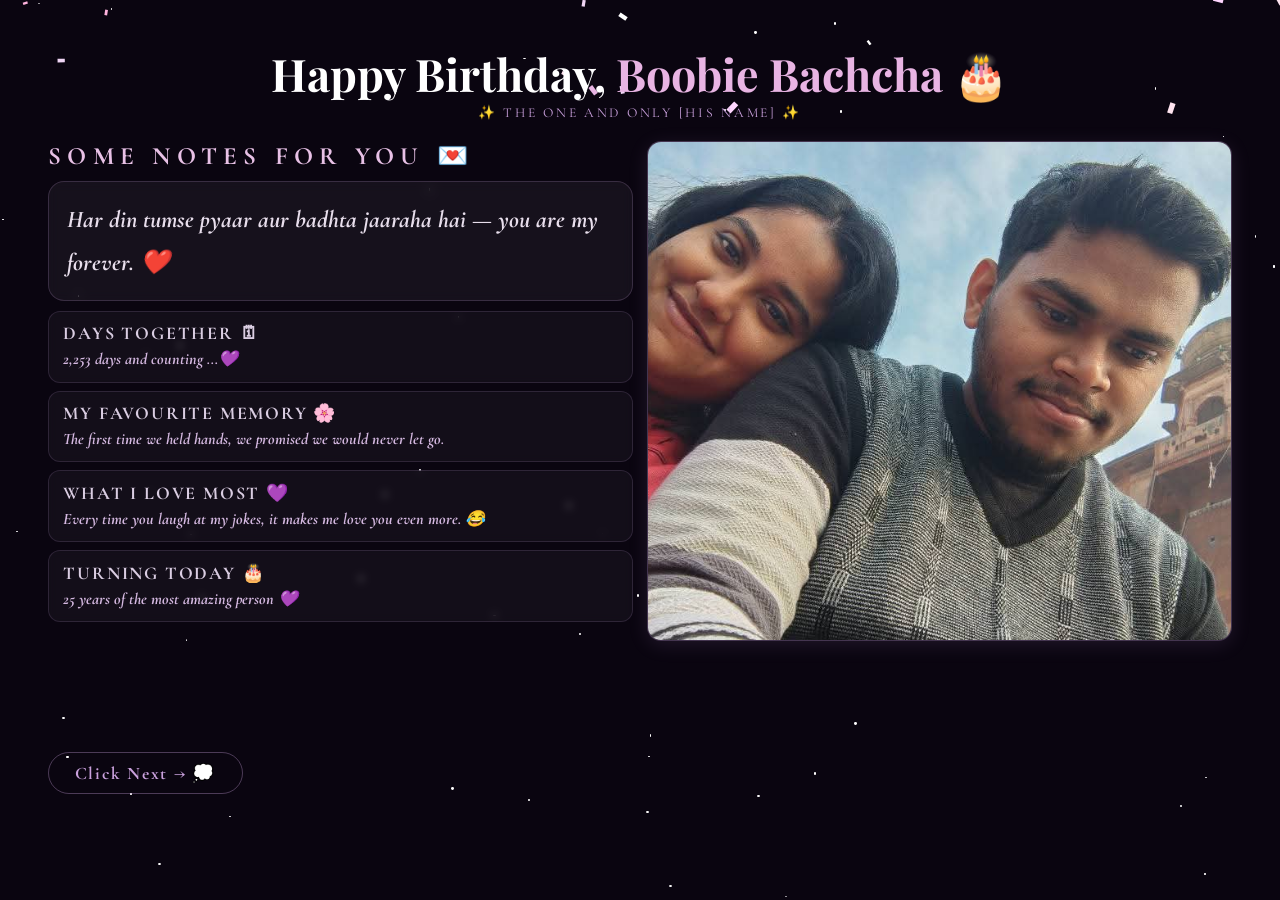
<file: reveal.html>
<!DOCTYPE html>
<html lang="en">
<head>
  <meta charset="UTF-8" />
  <meta name="viewport" content="width=device-width, initial-scale=1.0"/>
  <title>Happy Birthday! 🎉</title>
  <link rel="preconnect" href="https://fonts.googleapis.com">
  <link href="https://fonts.googleapis.com/css2?family=Playfair+Display:ital,wght@0,400;0,700;1,400;1,700&family=Cormorant+Garamond:ital,wght@0,300;0,400;1,300&display=swap" rel="stylesheet">
  <link rel="stylesheet" href="assets/style.css">
  <link rel="stylesheet" href="theme.css">
  <style>
    canvas { position:fixed; inset:0; pointer-events:none; z-index:1; }

    .page {
      position: relative;
      z-index: 2;
      min-height: 100vh;
      display: flex;
      flex-direction: column;
      padding: 3rem;
    }

    /* TOP heading */
    .top-heading {
      text-align: center;
      margin-bottom: 1.2rem;
      animation: pop 0.7s cubic-bezier(0.36,0.07,0.19,0.97) both;
    }
    .happy-bday {
      font-family: 'Playfair Display', serif;
      font-size: clamp(1.8rem, 5vw, 2.8rem);
      font-weight: 700;
      line-height: 1.15;
    }
    .happy-bday span { color: #e8b4e3; }
    .birthday-name {
      font-size: 0.85rem;
      color: #c9a0dc;
      letter-spacing: 0.2em;
      text-transform: uppercase;
      margin-top: 0.3rem;
      animation: fadeUp 0.8s 0.4s ease both;
    }
    @keyframes pop {
      0%   { opacity:0; transform:scale(0.5); }
      70%  { transform:scale(1.06); }
      100% { opacity:1; transform:scale(1); }
    }

    /* TWO COLUMNS */
    .two-col {
      display: grid;
      grid-template-columns: 1fr 1fr;
      gap: 14px;
      flex: 1;
      margin-bottom: 1.2rem;
    }

    /* LEFT column */
    .col-message {
      display: flex;
      flex-direction: column;
      gap: 10px;
      animation: fadeUp 0.8s 0.5s ease both;
    }
    .message-label {
      font-size: 25px;
      letter-spacing: 0.25em;
      color: #e8c1e6;
      text-transform: uppercase;
      font-weight: 800;
    }
    .message-box {
      background: rgba(255,255,255,0.05);
      border: 0.5px solid rgba(200,160,220,0.2);
      border-radius: 16px;
      padding: 1rem 1.1rem;
      font-size: 1.5rem;
      font-style: italic;
      color: #e8deec;
      line-height: 1.8;
      font-weight: 800;
      backdrop-filter: blur(6px);
    }
    .memory-cards { display:flex; flex-direction:column; gap:8px; }
    .memory-card {
      background: rgba(255,255,255,0.04);
      border: 0.5px solid rgba(200,160,220,0.15);
      border-radius: 12px;
      padding: 0.65rem 0.9rem;
      backdrop-filter: blur(4px);
    }
    .mc-label {
      font-size: 18px;
      letter-spacing: 0.1em;
      color: #dacde2;
      text-transform: uppercase;
      margin-bottom: 3px;
      font-weight: 800;
    }
    .mc-text {
      font-size: 1rem;
      color: #d4b8e0;
      font-style: italic;
      line-height: 1.5;
      font-weight: 700;
    }

    /* RIGHT column — photos stacked */
    .col-photos {
      display: flex;
      flex-direction: column;
      gap: 10px;
      animation: fadeUp 0.8s 0.6s ease both;
    }
    .photo-slot {
      flex: 1;
      border-radius: 14px;
      border: 0.5px solid rgba(200,160,220,0.25);
      overflow: hidden;
      background: rgba(200,160,220,0.08);
      box-shadow: 0 4px 20px rgba(200,160,220,0.12);
      max-height: 500px;
    }
    .photo-slot img {
      width: 100%; height: 100%;
      object-fit: cover; display: block;
      transition: transform 0.4s ease;
    }
    .photo-slot img:hover { transform: scale(1.04); }
    .photo-slot .placeholder {
      width: 100%; height: 100%; min-height: 80px;
      display: flex; align-items: center; justify-content: center;
      font-size: 2rem; color: #9b7fb6;
    }

    /* BOTTOM BAR */
    .bottom-bar {
      display: flex;
      align-items: center;
      gap: 12px;
      animation: fadeUp 0.8s 0.9s ease both;
    }
    .song-player {
      flex: 1;
      min-width: 0;
      background: rgba(255,255,255,0.06);
      border: 0.5px solid rgba(200,160,220,0.2);
      border-radius: 14px;
      padding: 0.75rem 1rem;
      display: flex;
      align-items: center;
      gap: 12px;
      backdrop-filter: blur(6px);
    }
    .play-btn {
      width: 38px; height: 38px;
      border-radius: 50%;
      background: #c9a0dc;
      border: none; cursor: pointer;
      font-size: 14px; flex-shrink: 0;
      transition: transform 0.15s, box-shadow 0.2s;
      box-shadow: 0 4px 14px rgba(200,160,220,0.45);
      color: #0a0510;
    }
    .play-btn:hover { transform: scale(1.1); }
    .song-info { text-align: left; overflow: hidden; }
    .song-title { font-size:1.5rem; font-weight:600; color:#f0d6f5; white-space:nowrap; overflow:hidden; text-overflow:ellipsis; }
    .song-sub   { font-size:0.9rem; color:#bca7d0; margin-top:2px; font-style:italic; font-weight:600; }
    .next-btn   { flex-shrink: 0; white-space: nowrap; }

    /* playing pulse on button */
    @keyframes playPulse {
      0%,100% { box-shadow: 0 4px 14px rgba(200,160,220,0.45); }
      50%      { box-shadow: 0 4px 28px rgba(200,160,220,0.9); }
    }
    .play-btn.playing { animation: playPulse 1.4s ease-in-out infinite; }

    /* Floating hearts */
    .hearts { position:fixed; inset:0; pointer-events:none; z-index:0; }
    .hrt {
      position: absolute;
      animation: riseHeart var(--d,4s) ease-in infinite;
      opacity: 0; font-size: var(--s,1rem);
    }
    @keyframes riseHeart {
      0%  { opacity:0; transform:translateY(0) scale(0.8); }
      15% { opacity:0.6; }
      100%{ opacity:0; transform:translateY(-220px) scale(1.1); }
    }

    /* Mobile */
    @media (max-width: 540px) {
      .page { padding: 1.5rem 1rem; }
      .two-col { grid-template-columns: 1fr; }
      .col-photos { flex-direction: row; height: 110px; }
      .bottom-bar { flex-direction: column; align-items: stretch; }
      .next-btn { text-align: center; }
    }
  </style>
</head>
<body>
  <canvas id="confetti"></canvas>
  <div class="stars" id="stars"></div>
  <div class="hearts" id="hearts"></div>

  <div class="page">

    <!-- TOP -->
    <div class="top-heading">
      <h1 class="happy-bday">
        Happy Birthday,
        <!-- ✏️ EDIT: his name -->
        <span>Boobie Bachcha 🎂</span>
      </h1>
      <!-- ✏️ EDIT: his name -->
      <p class="birthday-name">✨ The one and only [His Name] ✨</p>
    </div>

    <!-- TWO COLUMNS -->
    <div class="two-col">

      <!-- LEFT: message + memory cards -->
      <div class="col-message">
        <div class="message-label">Some notes for you 💌</div>

        <!-- ✏️ EDIT: your main message -->
        <div class="message-box">
          Har din tumse pyaar aur badhta jaaraha hai — you are my forever. ❤️
        </div>

        <div class="memory-cards">
          <div class="memory-card">
            <div class="mc-label">days together 🗓</div>
            <div class="mc-text" id="days-together">calculating...</div>
          </div>
          <div class="memory-card">
            <div class="mc-label">my favourite memory 🌸</div>
            <!-- ✏️ EDIT -->
            <div class="mc-text">The first time we held hands, we promised we would never let go.</div>
          </div>
          <div class="memory-card">
            <div class="mc-label">what i love most 💜</div>
            <!-- ✏️ EDIT -->
            <div class="mc-text">Every time you laugh at my jokes, it makes me love you even more. 😂</div>
          </div>
          <div class="memory-card">
            <div class="mc-label">turning today 🎂</div>
            <div class="mc-text">25 years of the most amazing person 💜</div>
          </div>
        </div>
      </div>

      <!-- RIGHT: photos stacked -->
      <div class="col-photos">
        <div class="photo-slot">
           <img src="assets/photos/photo2.jpg" alt="us">
          <!-- <div class="placeholder">📸</div> -->
      </div>

    </div>

    <!-- BOTTOM BAR — song plays in background, nothing moves -->
    <div class="bottom-bar">
      
      <a href="questions.html" class="next-btn btn-pill" style="font-size:1.1rem;font-weight:800;">Click Next → 💭</a>
    </div>

  </div>

  <script>
    // Stars
    const starsEl = document.getElementById('stars');
    for (let i = 0; i < 60; i++) {
      const s = document.createElement('div');
      s.className = 'star';
      s.style.cssText = `left:${Math.random()*100}%;top:${Math.random()*100}%;width:${Math.random()*2+1}px;height:${Math.random()*2+1}px;--d:${Math.random()*3+1.5}s;animation-delay:${Math.random()*3}s`;
      starsEl.appendChild(s);
    }

    // Floating hearts
    const heartsEl = document.getElementById('hearts');
    const hEmojis = ['💜','🌸','💕','✨','💫','🌷'];
    for (let i = 0; i < 12; i++) {
      const h = document.createElement('div');
      h.className = 'hrt';
      h.textContent = hEmojis[Math.floor(Math.random() * hEmojis.length)];
      h.style.cssText = `left:${Math.random()*90+5}%;bottom:${Math.random()*20}%;--d:${Math.random()*3+3.5}s;--s:${Math.random()*0.6+0.7}rem;animation-delay:${Math.random()*5}s`;
      heartsEl.appendChild(h);
    }

    // Confetti
    const canvas = document.getElementById('confetti');
    const ctx = canvas.getContext('2d');
    canvas.width = window.innerWidth; canvas.height = window.innerHeight;
    window.addEventListener('resize', () => { canvas.width = window.innerWidth; canvas.height = window.innerHeight; });
    const colors = ['#e8b4e3','#c9a0dc','#f0d6f5','#ffe4f0','#ffd6ff','#ffb3de','#fff'];
    const pieces = Array.from({length:100}, () => ({
      x:Math.random()*canvas.width, y:Math.random()*-canvas.height,
      r:Math.random()*5+2, color:colors[Math.floor(Math.random()*colors.length)],
      speed:Math.random()*2.5+1, swing:Math.random()*2.5,
      angle:Math.random()*Math.PI*2, rot:Math.random()*360, rotSpeed:Math.random()*4-2,
    }));
    function drawConfetti() {
      ctx.clearRect(0,0,canvas.width,canvas.height);
      pieces.forEach(p => {
        p.y+=p.speed; p.angle+=0.04; p.x+=Math.sin(p.angle)*p.swing; p.rot+=p.rotSpeed;
        if(p.y>canvas.height){p.y=-10;p.x=Math.random()*canvas.width;}
        ctx.save(); ctx.translate(p.x,p.y); ctx.rotate(p.rot*Math.PI/180);
        ctx.fillStyle=p.color; ctx.fillRect(-p.r,-p.r/2,p.r*2,p.r); ctx.restore();
      });
      requestAnimationFrame(drawConfetti);
    }
    drawConfetti();

    // Days together
    const TOGETHER_SINCE = new Date(2020, 9, 3); // 3 Oct 2020
    const diffDays = Math.floor((new Date() - TOGETHER_SINCE) / 86400000);
    document.getElementById('days-together').textContent = `${diffDays.toLocaleString()} days and counting ...💜`;

    // ── Song toggle — plays in background, NOTHING moves on screen ──
    let songPlaying = false;
    let audio = null;

    function toggleSong() {
      const btn = document.getElementById('playBtn');

      if (!audio) {
        audio = new Audio('assets/oursong.mp3');
        audio.loop = true; // loops the song
      }

      if (songPlaying) {
        audio.pause();
        btn.textContent = '▶';
        btn.classList.remove('playing');
        songPlaying = false;
      } else {
        audio.play();
        btn.textContent = '⏸';
        btn.classList.add('playing');
        songPlaying = true;
      }
    }
  </script>
  <script src="theme.js"></script>
</body>
</html>
</file>
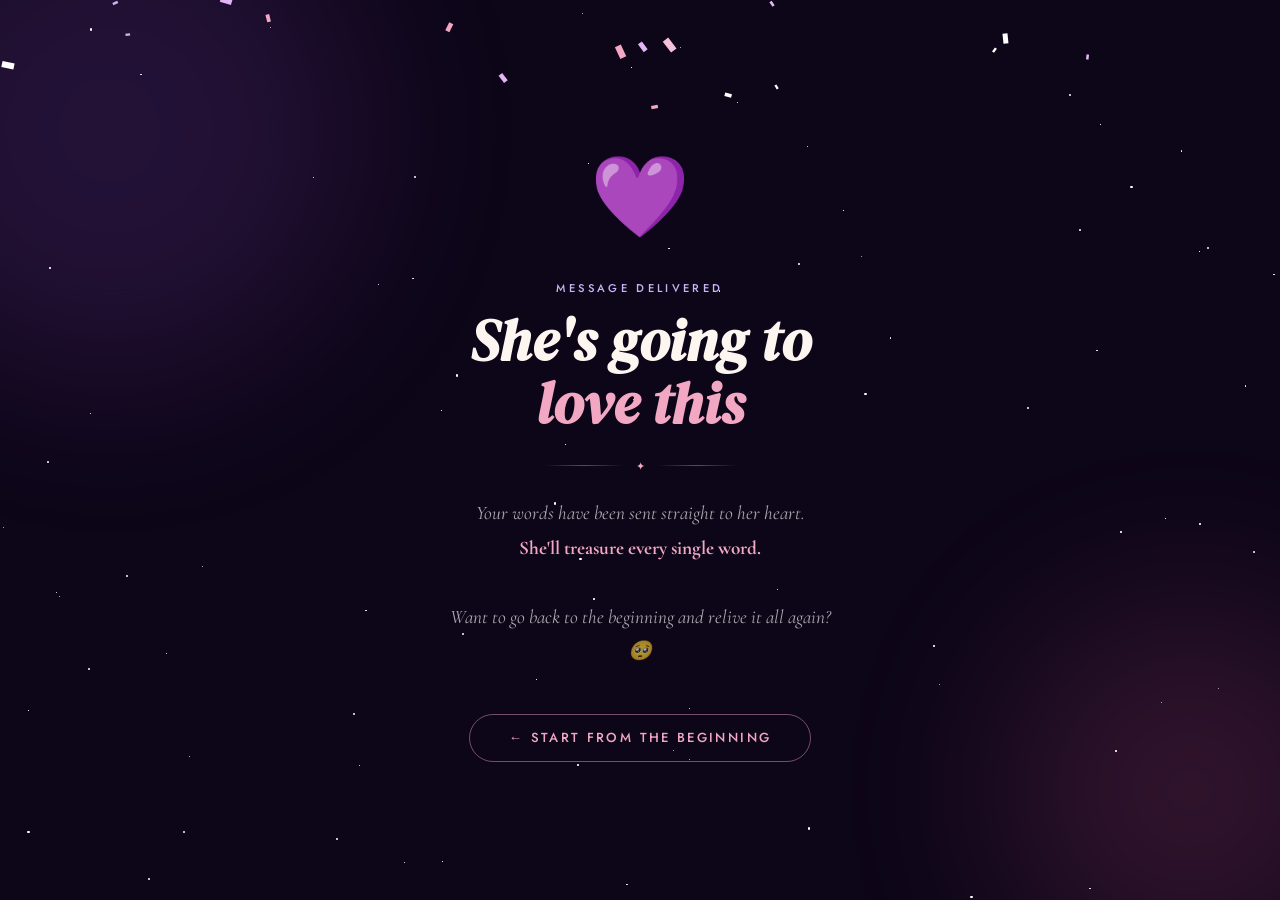
<file: thankyou.html>
<!DOCTYPE html>
<html lang="en">
<head>
  <meta charset="UTF-8"/>
  <meta name="viewport" content="width=device-width, initial-scale=1.0"/>
  <title>Thank you 💜</title>
  <link rel="preconnect" href="https://fonts.googleapis.com">
  <link href="https://fonts.googleapis.com/css2?family=Cormorant+Garamond:ital,wght@0,300;0,400;0,600;1,300;1,400;1,600&family=DM+Serif+Display:ital@0;1&family=Jost:wght@300;400;500&display=swap" rel="stylesheet">
  <link rel="stylesheet" href="theme.css">
  <style>
    *, *::before, *::after { box-sizing: border-box; margin: 0; padding: 0; }
    :root { --rose: #f2a7c3; --lav: #c9b4f5; --cream: #fdf6f0; --ink: #1a0e2a; }
    html, body { min-height: 100%; width: 100%; }
    body {
      background: #0d0618;
      font-family: 'Jost', sans-serif;
      color: var(--cream);
      display: flex; align-items: center; justify-content: center;
      min-height: 100vh;
      position: relative;
      overflow: hidden;
    }

    .blob { position: fixed; border-radius: 50%; filter: blur(90px); opacity: 0.16; pointer-events: none; animation: drift 14s ease-in-out infinite alternate; }
    .blob-1 { width: 500px; height: 500px; background: #9b4fd6; top: -120px; left: -140px; }
    .blob-2 { width: 380px; height: 380px; background: #e85d9a; bottom: -80px; right: -100px; animation-delay: 4s; }
    @keyframes drift { from { transform: translate(0,0) scale(1); } to { transform: translate(28px,18px) scale(1.07); } }

    #stars { position: fixed; inset: 0; pointer-events: none; z-index: 0; }
    .star { position: absolute; border-radius: 50%; background: #fff; animation: twinkle var(--d) ease-in-out infinite alternate; }
    @keyframes twinkle { from { opacity: 0.1; } to { opacity: 0.9; } }

    /* CONFETTI */
    canvas { position: fixed; inset: 0; pointer-events: none; z-index: 1; }

    /* CARD */
    .card {
      position: relative; z-index: 10;
      text-align: center;
      padding: 3rem 2rem;
      max-width: 460px;
      width: 100%;
    }

    /* Big heart pulse */
    .heart-wrap {
      font-size: 5rem;
      margin-bottom: 1.6rem;
      animation: heartBeat 1.2s ease-in-out infinite;
      display: block;
    }
    @keyframes heartBeat {
      0%,100% { transform: scale(1); }
      14%     { transform: scale(1.2); }
      28%     { transform: scale(1); }
      42%     { transform: scale(1.15); }
      70%     { transform: scale(1); }
    }

    .eyebrow { font-size: 0.7rem; letter-spacing: 0.3em; text-transform: uppercase; color: var(--lav); margin-bottom: 0.8rem; font-weight: 500; animation: fadeUp 0.7s 0.1s ease both; opacity: 0; }
    .title { font-family: 'DM Serif Display', serif; font-style: italic; font-size: clamp(2.4rem, 8vw, 3.6rem); line-height: 1.1; margin-bottom: 0.6rem; animation: fadeUp 0.7s 0.2s ease both; opacity: 0; }
    .title .hl { color: var(--rose); }

    .divider { display: flex; align-items: center; gap: 12px; justify-content: center; margin: 1.4rem 0; animation: fadeUp 0.7s 0.28s ease both; opacity: 0; }
    .divider::before, .divider::after { content: ''; flex: 1; max-width: 80px; height: 0.5px; background: linear-gradient(to right, transparent, rgba(242,167,195,0.4), transparent); }
    .divider span { color: var(--rose); font-size: 0.7rem; }

    .message {
      font-family: 'Cormorant Garamond', serif;
      font-style: italic;
      font-size: 1.2rem;
      line-height: 1.8;
      color: rgba(255,255,255,0.65);
      margin-bottom: 2.8rem;
      animation: fadeUp 0.7s 0.35s ease both;
      opacity: 0;
    }
    .message strong { color: var(--rose); font-style: normal; }

    /* Restart button */
    .restart-btn {
      display: inline-block;
      background: transparent;
      border: 1px solid rgba(242,167,195,0.45);
      color: var(--rose);
      font-family: 'Jost', sans-serif;
      font-size: 0.82rem;
      font-weight: 500;
      letter-spacing: 0.18em;
      text-transform: uppercase;
      padding: 0.85rem 2.4rem;
      border-radius: 50px;
      cursor: pointer;
      text-decoration: none;
      transition: background 0.2s, transform 0.15s, box-shadow 0.2s;
      animation: fadeUp 0.7s 0.45s ease both;
      opacity: 0;
    }
    .restart-btn:hover {
      background: rgba(242,167,195,0.08);
      box-shadow: 0 0 24px rgba(242,167,195,0.2);
      transform: scale(1.04);
    }

    /* floating petals */
    .petal { position: fixed; width: 9px; height: 13px; border-radius: 60% 40% 60% 40%; opacity: 0; animation: fall linear infinite; pointer-events: none; z-index: 0; }
    @keyframes fall { 0% { transform: translateY(-40px) rotate(0deg); opacity: 0; } 10% { opacity: 0.6; } 90% { opacity: 0.35; } 100% { transform: translateY(105vh) rotate(380deg); opacity: 0; } }

    @keyframes fadeUp { from { opacity: 0; transform: translateY(24px); } to { opacity: 1; transform: translateY(0); } }
  </style>
</head>
<body>
  <div class="blob blob-1"></div>
  <div class="blob blob-2"></div>
  <div id="stars"></div>
  <div id="petals"></div>
  <canvas id="confetti"></canvas>

  <div class="card">
    <span class="heart-wrap">💜</span>
    <p class="eyebrow">message delivered</p>
    <h1 class="title">She's going to <span class="hl">love this</span></h1>
    <div class="divider"><span>✦</span></div>
    <p class="message">
      Your words have been sent straight to her heart.<br>
      <strong>She'll treasure every single word.</strong><br><br>
      Want to go back to the beginning and relive it all again? 🥺
    </p>
    <a class="restart-btn" href="index.html">← Start from the beginning</a>
  </div>

  <script>
    // Stars
    const starsEl = document.getElementById('stars');
    for (let i = 0; i < 80; i++) {
      const s = document.createElement('div'); s.className = 'star';
      const sz = Math.random()*2+0.5;
      s.style.cssText = `left:${Math.random()*100}%;top:${Math.random()*100}%;width:${sz}px;height:${sz}px;--d:${(Math.random()*3+1.5).toFixed(1)}s;animation-delay:${(Math.random()*4).toFixed(1)}s`;
      starsEl.appendChild(s);
    }
    // Petals
    const pColors = ['#f2a7c3','#c9b4f5','#f5d98b','#f7c0d8'];
    const petalsEl = document.getElementById('petals');
    for (let i = 0; i < 18; i++) {
      const p = document.createElement('div'); p.className = 'petal';
      p.style.cssText = `left:${Math.random()*100}%;background:${pColors[i%4]};animation-duration:${(Math.random()*8+7).toFixed(1)}s;animation-delay:${(Math.random()*2).toFixed(1)}s`;
      petalsEl.appendChild(p);
    }

    // Confetti burst on load
    const canvas = document.getElementById('confetti');
    const ctx    = canvas.getContext('2d');
    canvas.width = window.innerWidth; canvas.height = window.innerHeight;
    window.addEventListener('resize', () => { canvas.width = window.innerWidth; canvas.height = window.innerHeight; });
    const cols   = ['#f2a7c3','#c9b4f5','#f5d98b','#f7c0d8','#e4b4f7','#ffffff'];
    const pieces = Array.from({length: 120}, () => ({
      x: Math.random() * canvas.width,
      y: Math.random() * -canvas.height,
      r: Math.random() * 5 + 2,
      color: cols[Math.floor(Math.random() * cols.length)],
      speed: Math.random() * 2.5 + 1,
      swing: Math.random() * 2.5,
      angle: Math.random() * Math.PI * 2,
      rot: Math.random() * 360,
      rotSpeed: Math.random() * 4 - 2,
    }));
    function drawConfetti() {
      ctx.clearRect(0, 0, canvas.width, canvas.height);
      pieces.forEach(p => {
        p.y += p.speed; p.angle += 0.04;
        p.x += Math.sin(p.angle) * p.swing; p.rot += p.rotSpeed;
        if (p.y > canvas.height) { p.y = -10; p.x = Math.random() * canvas.width; }
        ctx.save(); ctx.translate(p.x, p.y); ctx.rotate(p.rot * Math.PI / 180);
        ctx.fillStyle = p.color; ctx.fillRect(-p.r, -p.r/2, p.r*2, p.r); ctx.restore();
      });
      requestAnimationFrame(drawConfetti);
    }
    drawConfetti();
  </script>
  <script src="theme.js"></script>
</body>
</html>
</file>
<file: assets/style.css>
/* ===== Shared styles for birthday surprise site ===== */

@import url('https://fonts.googleapis.com/css2?family=Playfair+Display:ital,wght@0,400;0,700;1,400&family=Cormorant+Garamond:ital,wght@0,300;0,400;1,300&display=swap');

*, *::before, *::after { margin: 0; padding: 0; box-sizing: border-box; }

html, body {
  width: 100%;
  min-height: 100vh;
  background: #0a0510;
  color: #fff;
  font-family: 'Cormorant Garamond', serif;
  -webkit-font-smoothing: antialiased;
}

/* ---- Stars background ---- */
.stars { position: fixed; inset: 0; z-index: 0; pointer-events: none; }
.star {
  position: absolute;
  border-radius: 50%;
  background: #fff;
  animation: twinkle var(--d, 2s) ease-in-out infinite;
}
@keyframes twinkle {
  0%, 100% { opacity: 0.15; transform: scale(1); }
  50%       { opacity: 0.9;  transform: scale(1.3); }
}

/* ---- Floating emojis ---- */
.floaties { position: fixed; inset: 0; z-index: 0; pointer-events: none; }
.floaty {
  position: absolute;
  font-size: 1.2rem;
  opacity: 0.35;
  animation: float var(--d, 6s) ease-in-out infinite;
}
@keyframes float {
  0%, 100% { transform: translateY(0)   rotate(0deg); }
  50%       { transform: translateY(-18px) rotate(18deg); }
}

/* ---- Page center layout ---- */
.page-center {
  position: relative;
  z-index: 2;
  display: flex;
  flex-direction: column;
  align-items: center;
  justify-content: center;
  min-height: 100vh;
  padding: 2rem 1.5rem;
  text-align: center;
}

/* ---- Shared text styles ---- */
.eyebrow {
  font-size: 11px;
  letter-spacing: 0.3em;
  color: #c9a0dc;
  text-transform: uppercase;
  margin-bottom: 1rem;
  animation: fadeUp 1s ease both;
}

.main-title {
  font-family: 'Playfair Display', serif;
  font-size: clamp(1.8rem, 5vw, 2.6rem);
  font-weight: 400;
  line-height: 1.2;
  margin-bottom: 0.5rem;
  animation: fadeUp 1s 0.2s ease both;
}
.main-title em { font-style: italic; color: #e8b4e3; }

.subtitle {
  font-size: 0.95rem;
  color: #a08ab0;
  font-style: italic;
  margin-bottom: 2rem;
  animation: fadeUp 1s 0.3s ease both;
}

/* ---- Shared button styles ---- */
.btn-pill {
  display: inline-block;
  background: transparent;
  border: 0.5px solid rgba(200, 160, 220, 0.35);
  color: #c9a0dc;
  font-family: 'Cormorant Garamond', serif;
  font-size: 0.88rem;
  letter-spacing: 0.1em;
  padding: 0.6rem 1.6rem;
  border-radius: 30px;
  cursor: pointer;
  text-decoration: none;
  transition: background 0.2s, border-color 0.2s;
}
.btn-pill:hover {
  background: rgba(200, 160, 220, 0.1);
  border-color: rgba(200, 160, 220, 0.6);
}

/* ---- Animations ---- */
@keyframes fadeUp {
  from { opacity: 0; transform: translateY(14px); }
  to   { opacity: 1; transform: translateY(0); }
}

/* ---- Mobile tweaks ---- */
@media (max-width: 480px) {
  .page-center { padding: 1.5rem 1rem; }
}
</file>
<file: theme.css>
/* ── LIGHT MODE overrides ── */
body.light {
  background: #fdf0f8 !important;
  color: #2a1040 !important;
}

/* blobs lighter */
body.light .blob,
body.light .aurora-blob {
  opacity: 0.12 !important;
}

/* stars hidden in light mode */
body.light #stars .star { background: #c9a0dc !important; opacity: 0.25 !important; }

/* petals more visible */
body.light 
.petal { opacity: 0.6 !important; }

/* cards */
body.light .paper,
body.light .form-card,
body.light .entry-card,
body.light .confirm-card,
body.light .unit,
body.light .message-box,
body.light .memory-card,
body.light .song-player,
body.light .result-card,
body.light .result-ring {
  background: rgba(255,255,255,0.75) !important;
  border-color: rgba(180,120,200,0.3) !important;
  color: #2a1040 !important;
}

/* text */
body.light .q-title,
body.light .q-number,
body.light .q-sub,
body.light .letter-body,
body.light .letter-opening,
body.light .result-title,
body.light .result-sub,
body.light .eyebrow,
body.light .page-title,
body.light .page-sub,
body.light .mc-text,
body.light .mc-label,
body.light .message-label,
body.light .happy-bday,
body.light .birthday-name,
body.light .song-title,
body.light .song-sub,
body.light .letter-sign,
body.light .letter-eyebrow,
body.light .letter-to,
body.light h1, body.light h2, body.light p {
  color: #2a1040 !important;
}

body.light .q-sub,
body.light .page-sub,
body.light .result-sub,
body.light .letter-body {
  color: rgba(42,16,64,0.65) !important;
}

/* inputs */
body.light textarea,
body.light input[type="text"] {
  background: rgba(255,255,255,0.8) !important;
  border-color: rgba(180,120,200,0.35) !important;
  color: #2a1040 !important;
}
body.light textarea::placeholder,
body.light input::placeholder { color: rgba(42,16,64,0.35) !important; }

/* progress dots */
body.light .dot { background: rgba(42,16,64,0.15) !important; }
body.light .dot.active { background: #c9a0dc !important; }
body.light .dot.done   { background: #a07ab8 !important; }

/* ornament */
body.light .ornament::before,
body.light .ornament::after { background: linear-gradient(to right, transparent, rgba(180,120,200,0.4), transparent) !important; }

/* letter page */
body.light .paper { box-shadow: 0 4px 40px rgba(180,120,200,0.15) !important; }
body.light .corner { color: rgba(180,120,200,0.3) !important; }

/* tab bar */
body.light .tab-bar { background: rgba(255,255,255,0.6) !important; border-color: rgba(180,120,200,0.25) !important; }
body.light .tab-btn { color: rgba(42,16,64,0.5) !important; }

/* countdown units */
body.light .num { color: #8b4db5 !important; }
body.light .lbl { color: #9b7fb6 !important; }
body.light .lock-msg { color: #7a5f8a !important; }

/* moon in light */
body.light .moon-circle {
  background: radial-gradient(circle at 35% 35%, #ffe8a0, #f5c842) !important;
  box-shadow: 0 0 24px 8px rgba(245,200,66,0.3), 0 0 60px 20px rgba(245,200,66,0.15) !important;
}

/* next/submit buttons unchanged — they already work on both */

/* No btn light */
body.light #no-btn {
  background: linear-gradient(135deg, rgba(160,80,210,0.2) 0%, rgba(220,80,140,0.15) 100%) !important;
  color: #6a2090 !important;
  border-color: rgba(160,80,210,0.45) !important;
}
body.light #no-btn:hover {
  background: linear-gradient(135deg, rgba(160,80,210,0.35) 0%, rgba(220,80,140,0.28) 100%) !important;
}

/* confetti/canvas stays as is */

/* sparkle name */
body.light .sparkle-name span { color: #7a5f8a !important; }

/* ── THEME TOGGLE BUTTON (works on all pages) ── */
#theme-toggle {
  position: fixed;
  top: 16px;
  left: 16px;
  z-index: 99998;
  background: rgba(255,255,255,0.1);
  color: #e8b4e3;
  border: 1px solid rgba(255,255,255,0.25);
  border-radius: 50px;
  padding: 0.45rem 1.1rem;
  font-size: 1.3rem;
  font-weight: 500;
  cursor: pointer;
  backdrop-filter: blur(10px);
  transition: background 0.25s, color 0.25s, border-color 0.25s, transform 0.15s;
  letter-spacing: 0.06em;
  font-family: inherit;
  display: flex;
  align-items: center;
  gap: 6px;
  box-shadow: 0 2px 12px rgba(0,0,0,0.25);
}
#theme-toggle:hover {
  background: rgba(255,255,255,0.2);
  transform: scale(1.05);
}
#theme-toggle:active { transform: scale(0.97); }

/* light mode button style */
body.light #theme-toggle {
  background: rgba(255,255,255,0.75);
  color: #6a2090;
  border-color: rgba(160,80,210,0.35);
  box-shadow: 0 2px 12px rgba(160,80,210,0.15);
}
body.light #theme-toggle:hover {
  background: rgba(255,255,255,0.95);
}

/* ── LIGHT MODE — page backgrounds ── */
body.light {
  background: linear-gradient(135deg, #fdf0f8 0%, #f5e8ff 50%, #fce4f0 100%) !important;
  color: #2a1040 !important;
}

/* aurora blobs softer in light */
body.light .aurora-blob { opacity: 0.07 !important; }
body.light .blob        { opacity: 0.08 !important; }

/* countdown units */
body.light .unit {
  background: rgba(255,255,255,0.75) !important;
  border-color: rgba(180,120,210,0.3) !important;
  box-shadow: 0 2px 16px rgba(180,120,210,0.1) !important;
}
body.light .num   { color: #8b3db5 !important; }
body.light .lbl   { color: #9b60b6 !important; }

/* text */
body.light .lock-msg    { color: #7a5f8a !important; }
body.light .lock-msg:hover { color: #a040c0 !important; }
body.light .sparkle-name span { color: #7a5f8a !important; }
body.light .sparkle-name em   { color: #a040c0 !important; }

/* main headings — these use inline styles so we need important */
body.light .eyebrow,
body.light .main-title,
body.light .subtitle,
body.light h1, body.light p { color: #2a1040 !important; }

/* stars become soft dots in light */
body.light .star { background: #c9a0dc !important; opacity: 0.2 !important; }

/* shooting stars hidden in light */
body.light .shooting-star { opacity: 0 !important; }

/* moon brighter in light */
body.light .moon-circle {
  background: radial-gradient(circle at 35% 35%, #fffde0, #f5c842) !important;
  box-shadow: 0 0 30px 10px rgba(245,200,66,0.4), 0 0 70px 25px rgba(245,200,66,0.2) !important;
}

/* cards on other pages */
body.light .paper,
body.light .form-card,
body.light .entry-card,
body.light .confirm-card {
  background: rgba(255,255,255,0.8) !important;
  border-color: rgba(180,120,200,0.3) !important;
}

/* inputs */
body.light textarea,
body.light input[type="text"] {
  background: rgba(255,255,255,0.85) !important;
  border-color: rgba(180,120,200,0.3) !important;
  color: #2a1040 !important;
}
body.light textarea::placeholder,
body.light input::placeholder { color: rgba(42,16,64,0.3) !important; }

/* letter text */
body.light .letter-body,
body.light .letter-opening,
body.light .letter-sign { color: #2a1040 !important; }
body.light .letter-body p { color: rgba(42,16,64,0.75) !important; }

/* progress dots */
body.light .dot { background: rgba(42,16,64,0.15) !important; }
body.light .dot.active { background: #b060d0 !important; }
body.light .dot.done   { background: #9070c0 !important; }

/* tab bar */
body.light .tab-bar { background: rgba(255,255,255,0.65) !important; border-color: rgba(180,120,200,0.25) !important; }
body.light .tab-btn { color: rgba(42,16,64,0.45) !important; }

/* result card */
body.light .result-title { color: #c060a0 !important; }
body.light .result-sub   { color: rgba(42,16,64,0.55) !important; }

/* No btn */
body.light #no-btn {
  background: linear-gradient(135deg, rgba(160,80,210,0.18) 0%, rgba(220,80,140,0.12) 100%) !important;
  color: #6a2090 !important;
  border-color: rgba(160,80,210,0.4) !important;
}

/* message/memory cards on reveal page */
body.light .message-box,
body.light .memory-card,
body.light .song-player {
  background: rgba(255,255,255,0.7) !important;
  border-color: rgba(180,120,200,0.25) !important;
  color: #2a1040 !important;
}
body.light .mc-text, body.light .mc-label,
body.light .song-title, body.light .song-sub,
body.light .message-label { color: #2a1040 !important; }
</file>
